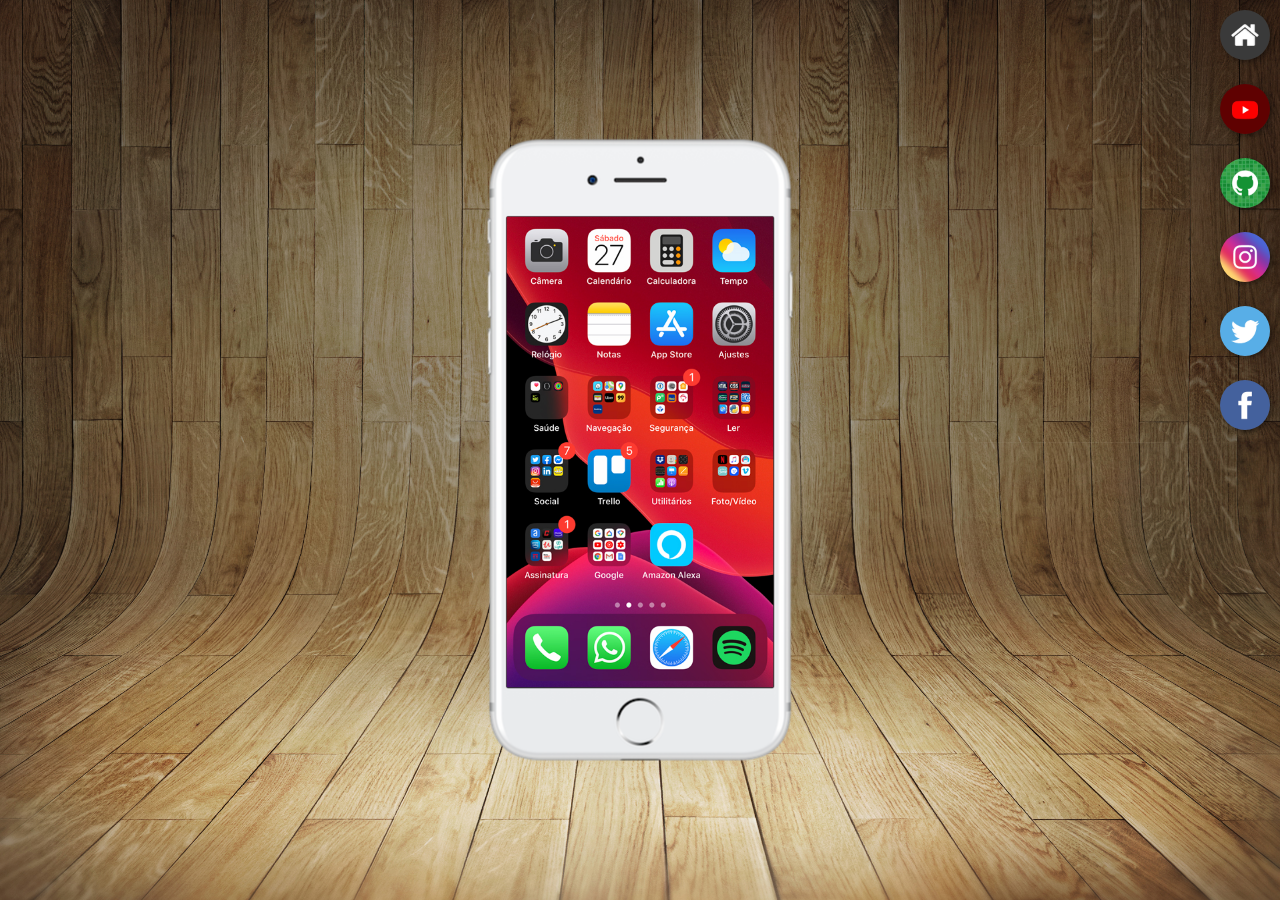
<file: index.html>
<!DOCTYPE html>
<html lang="pt-br">
<head>
    <meta charset="UTF-8">
    <meta name="viewport" content="width=device-width, initial-scale=1.0">
    <title>Document</title>
    <link rel="shortcut icon" href="pacote-d013/favicon.ico" type="image/x-icon">
    <link rel="stylesheet" href="estilos/style.css">
</head>
<body>
    <main>
        <section id="telefone">
            <iframe src="home.html" name="tela" id="tela" frameborder="0">
                <p>Seu navegador não é compativel com inline frame</p>
            </iframe>
        </section>

        <section id="redes">
            <a href="home.html" target="tela"><img src="pacote-d013/imagens/logo-home.jpg" alt="Home"></a> <br> 
            <a href="paginas/youtube.html" target="tela"><img src="pacote-d013/imagens/logo-youtube.jpg" alt="Youtube"></a> <br>
            <a href="paginas/github.html" target="tela"><img src="pacote-d013/imagens/logo-github.jpg" alt="Github"></a> <br>
            <a href="paginas/instagram.html" target="tela"><img src="pacote-d013/imagens/logo-instagram.jpg" alt="Instagram"></a> <br>
            <a href="paginas/twitter.html" target="tela"><img src="pacote-d013/imagens/logo-twitter.jpg" alt="Twitter"></a> <br>
            <a href="paginas/facebook.html" target="tela"><img src="pacote-d013/imagens/logo-facebook.jpg" alt="Facebook"></a> <br>
        </section>
    </main>
</body>
</html>
</file>
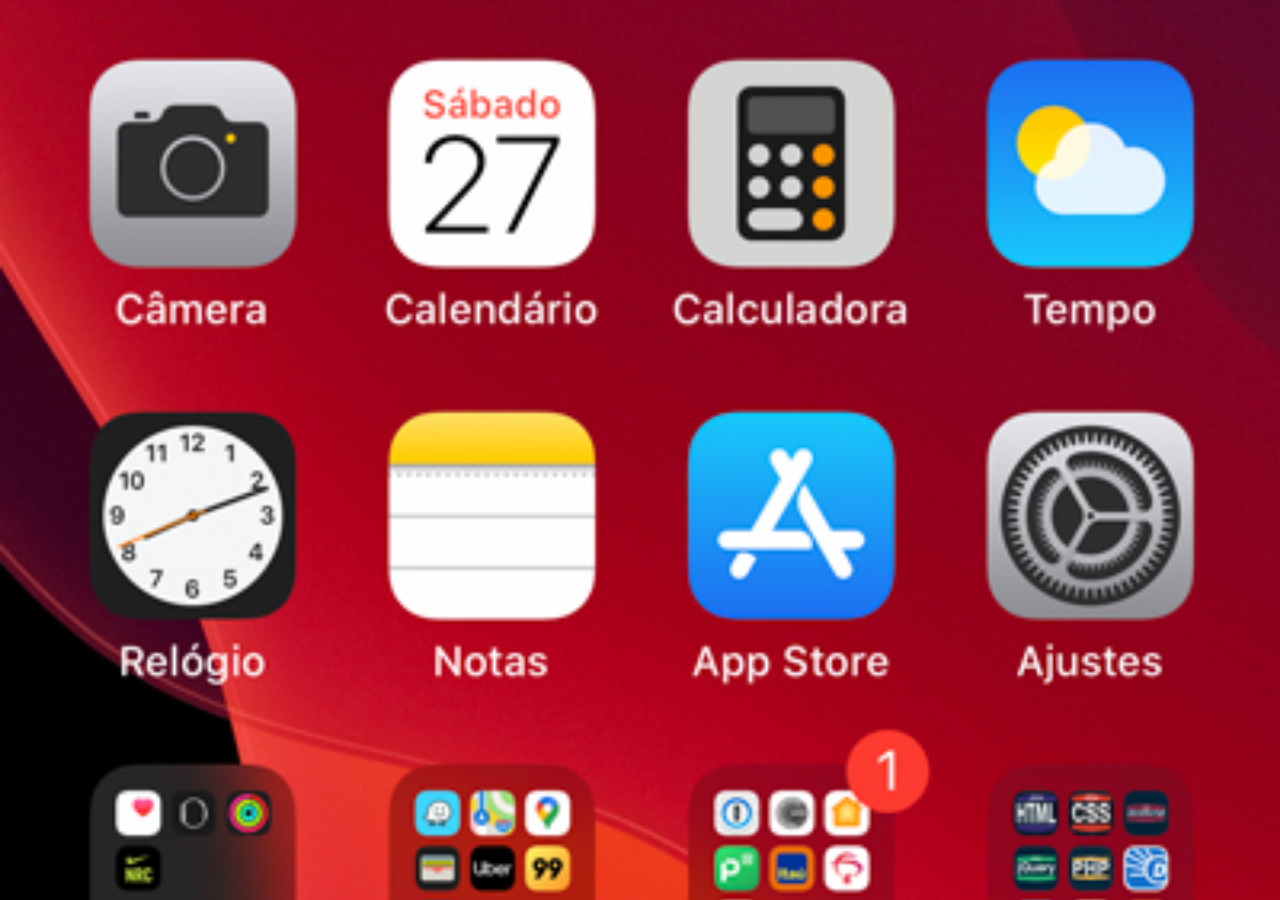
<file: home.html>
<!DOCTYPE html>
<html lang="en">
<head>
    <meta charset="UTF-8">
    <meta name="viewport" content="width=device-width, initial-scale=1.0">
    <title>Document</title>
    <style>
        *{
            margin: 0px;
            padding: 0px;
        }
        body{
            width: 100vw;
            height: 100vh;
            background: black url(pacote-d013/imagens/tela-home.jpg) no-repeat top center;
            background-size: cover;

        }
    </style>
</head>
<body>
    
</body>
</html>
</file>
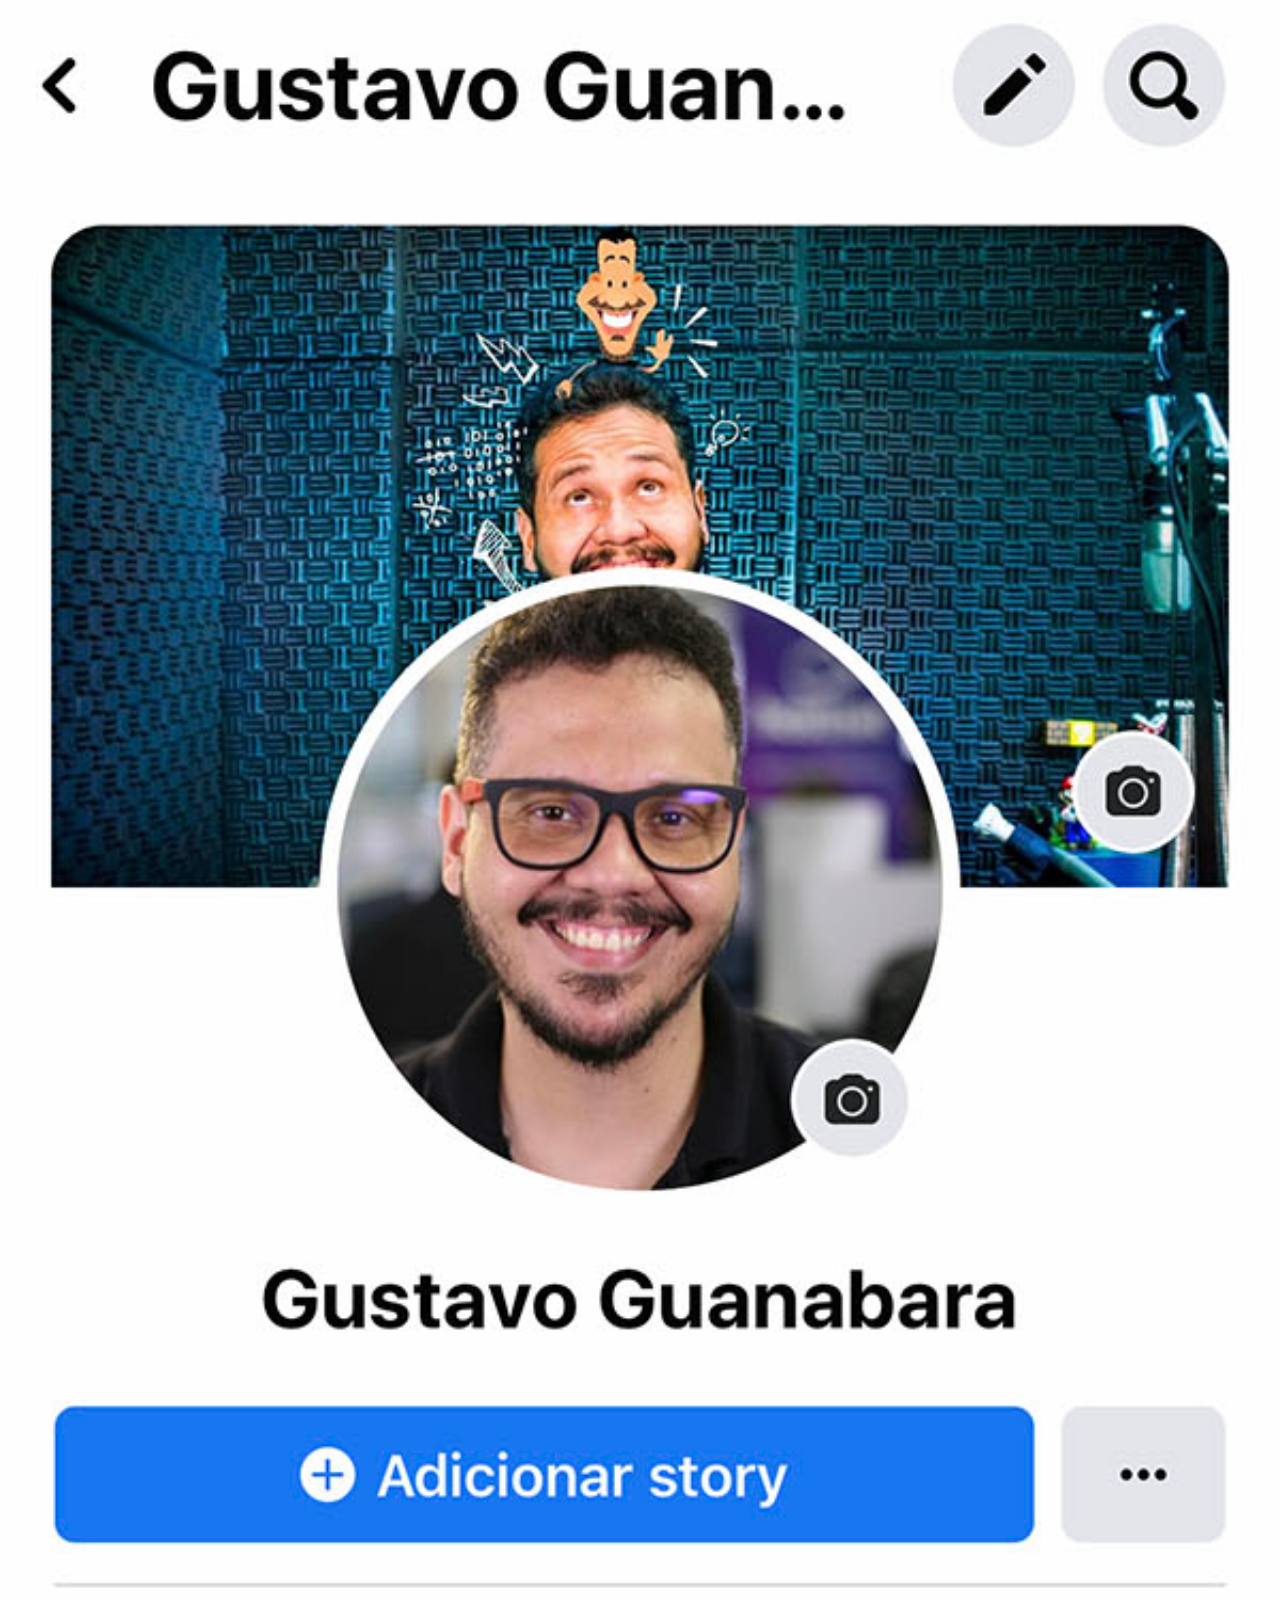
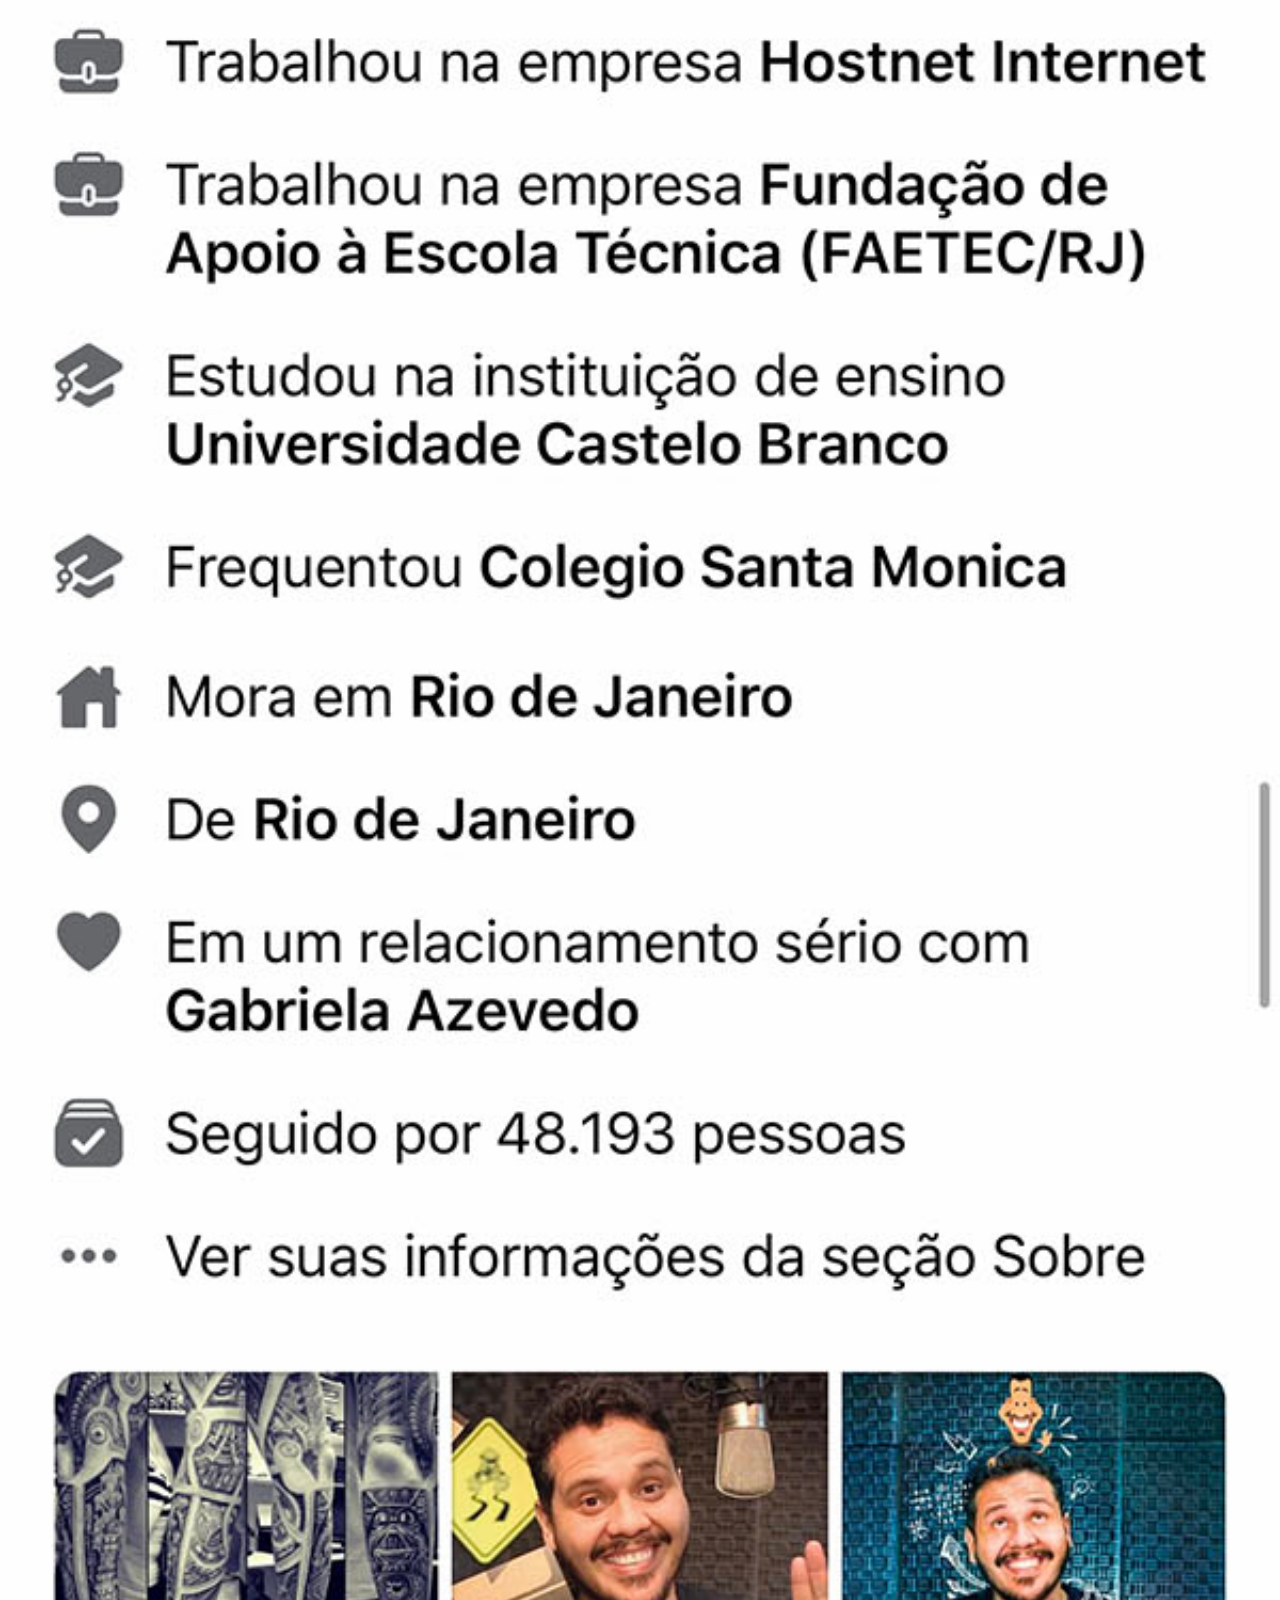
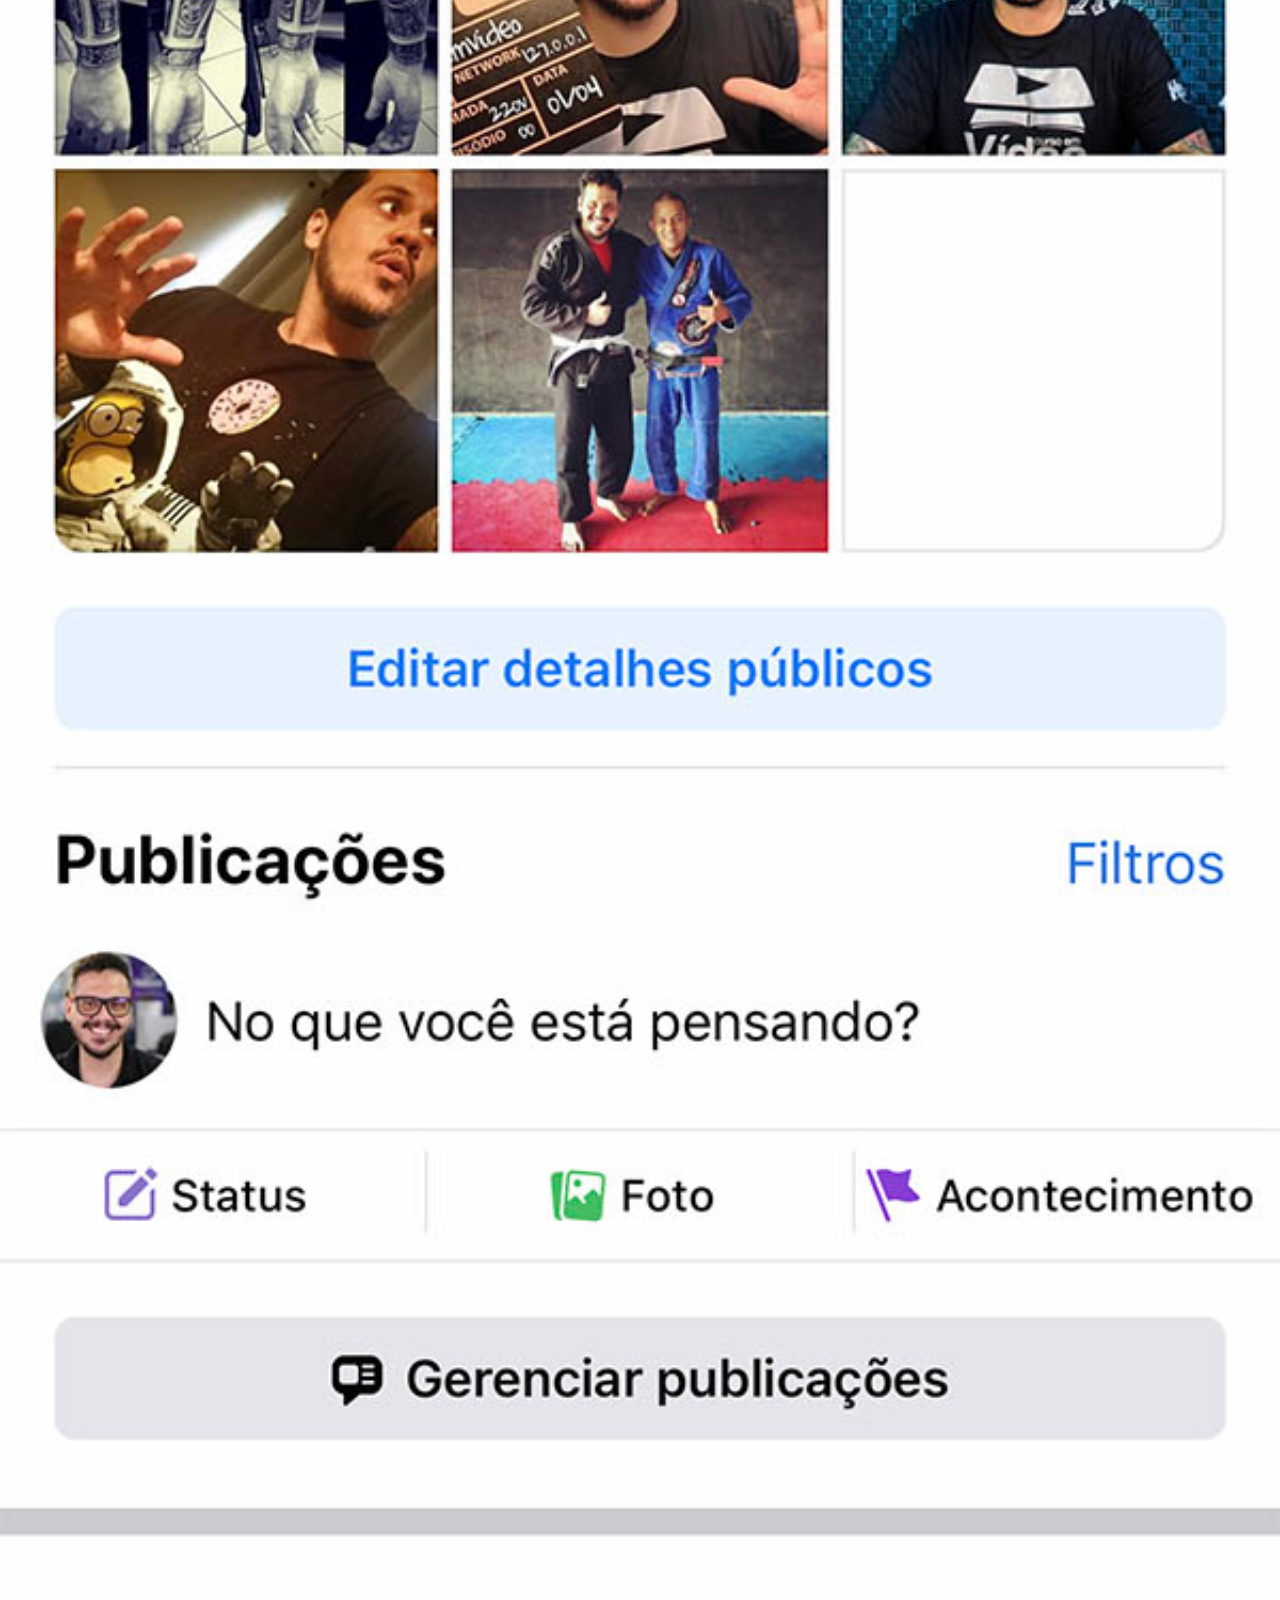
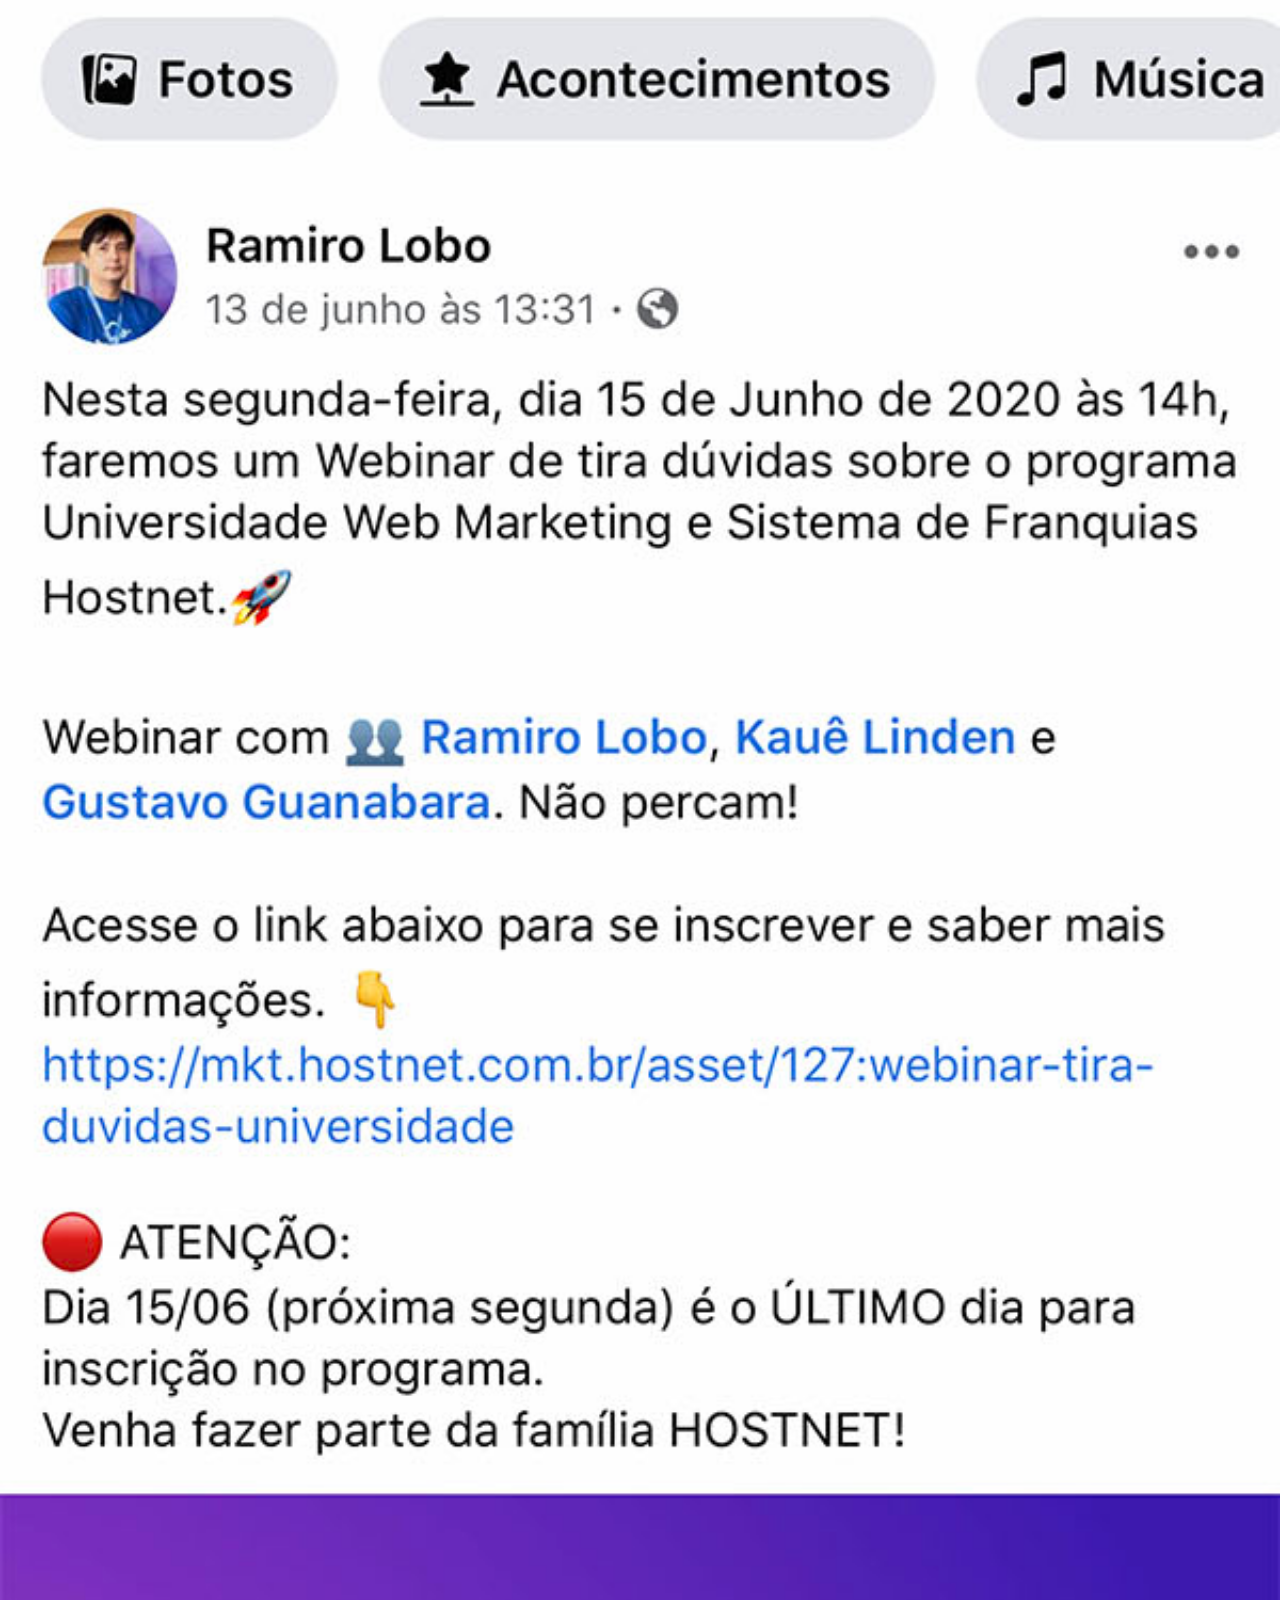
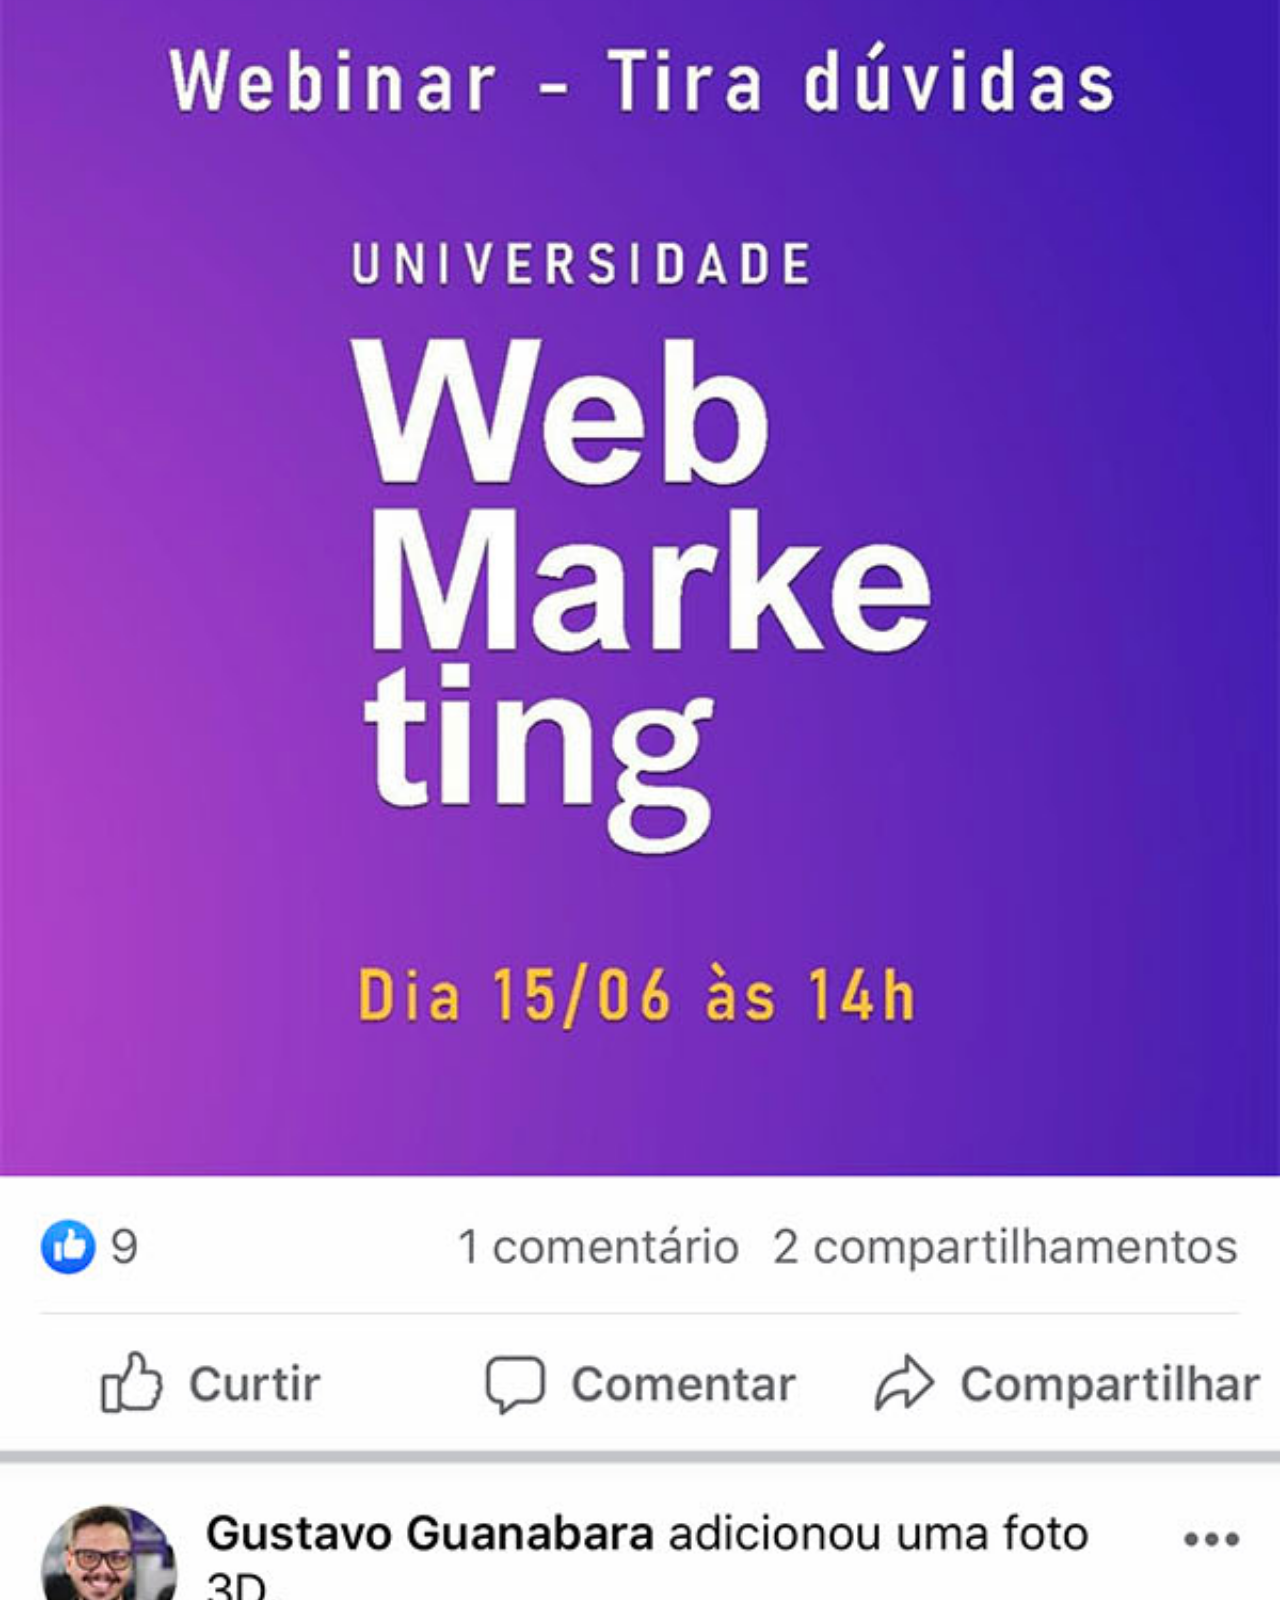
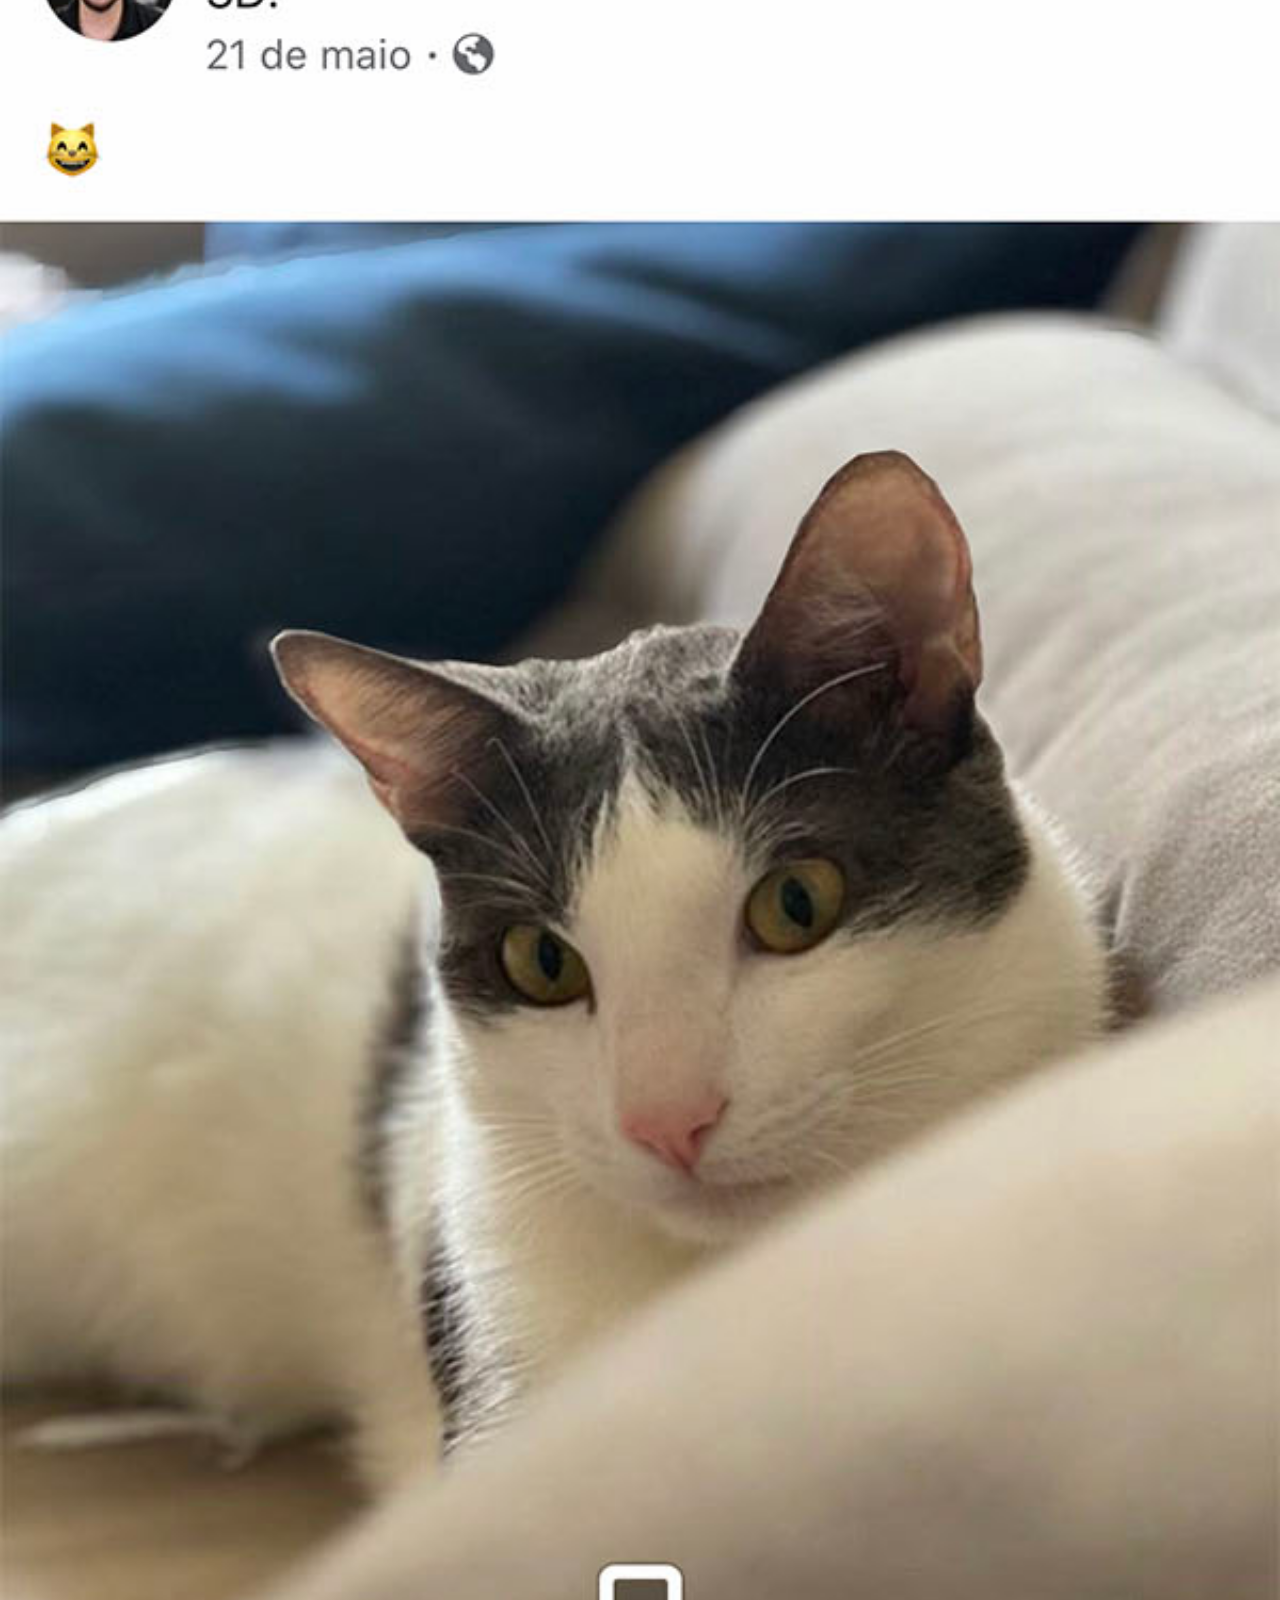
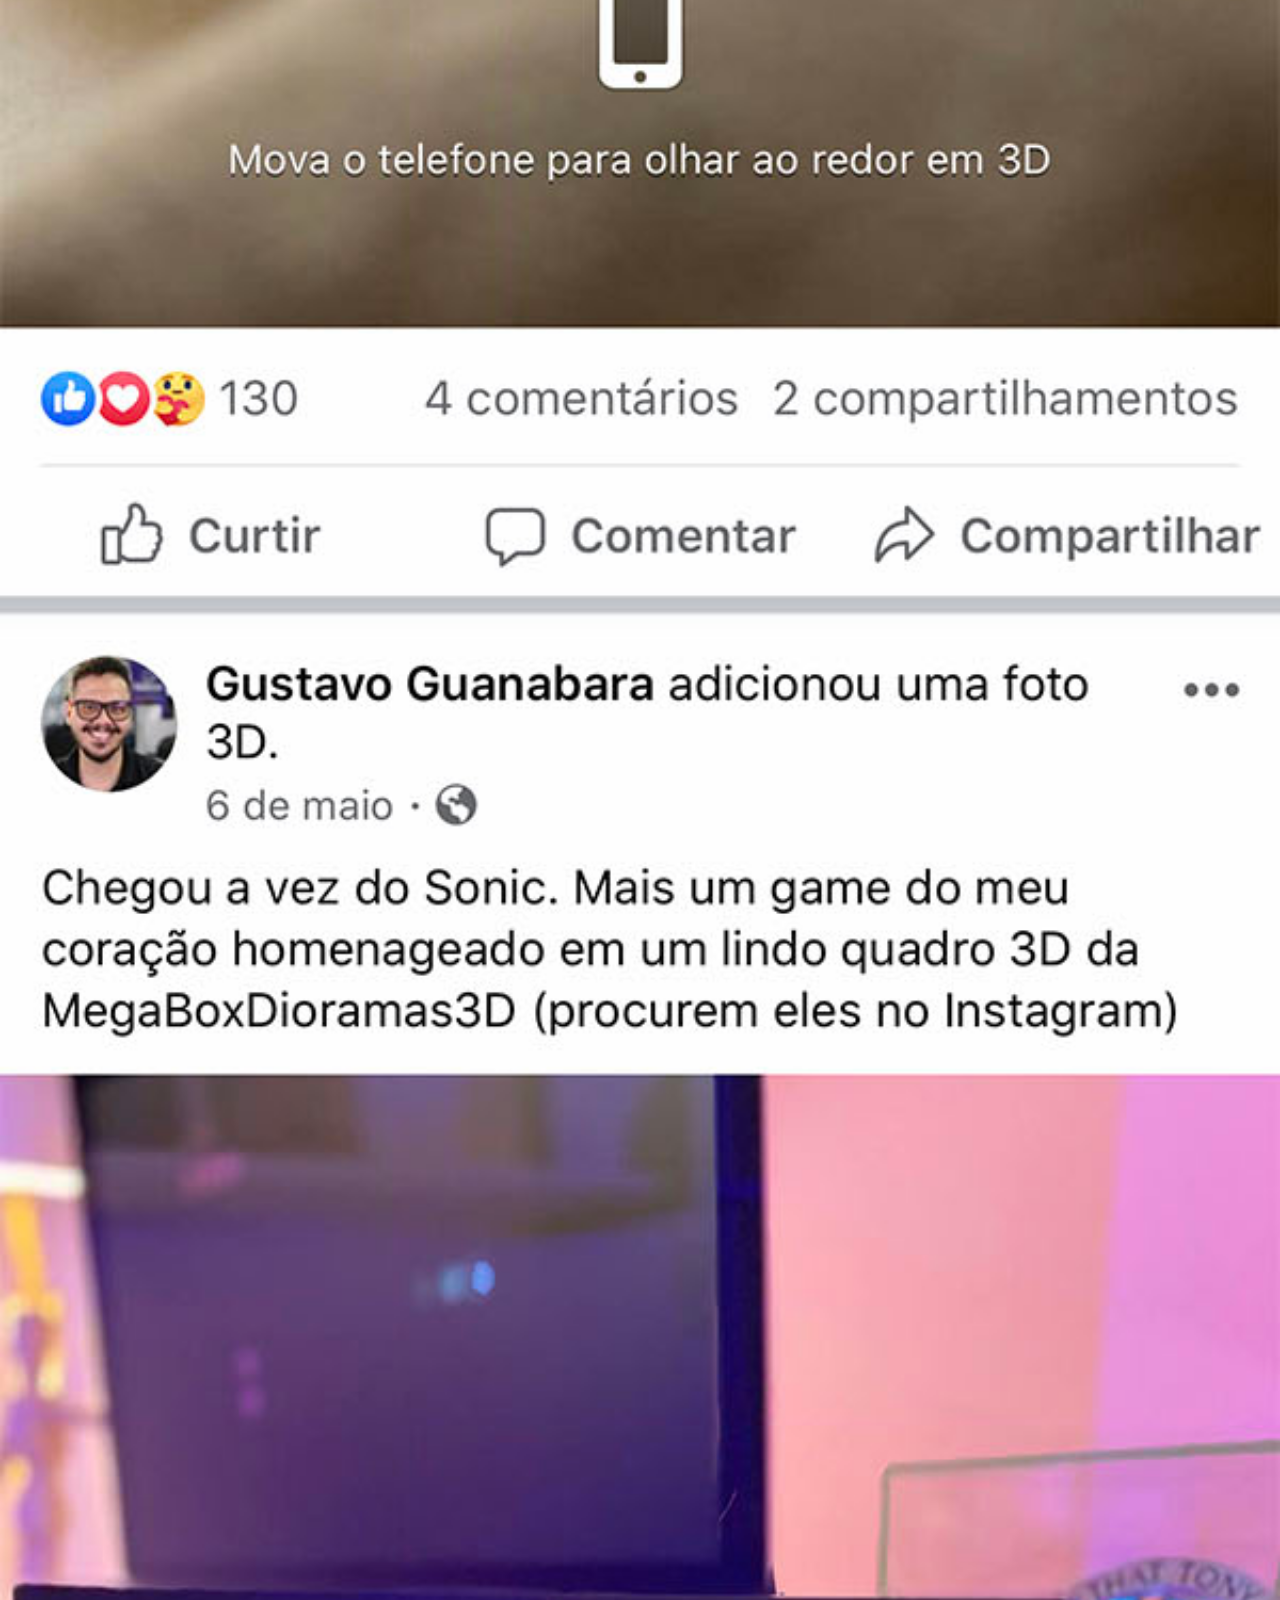
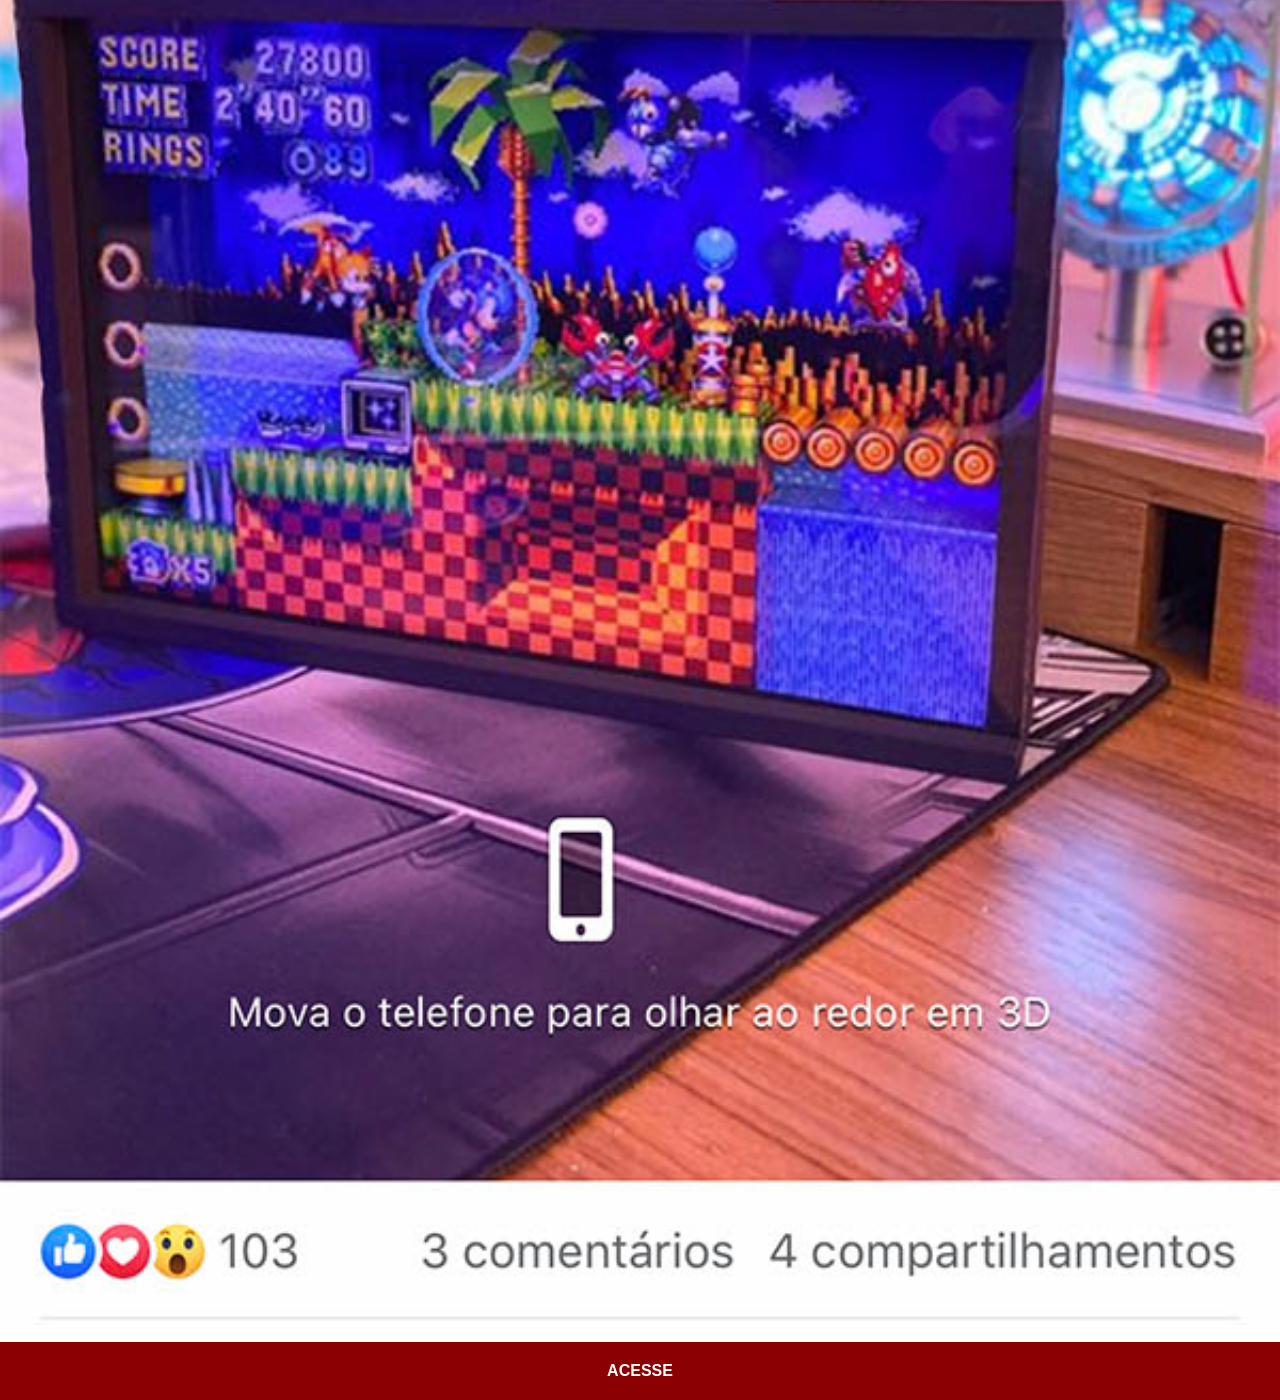
<file: paginas/facebook.html>
<!DOCTYPE html>
<html lang="pt-br">
<head>
    <meta charset="UTF-8">
    <meta name="viewport" content="width=device-width, initial-scale=1.0">
    <title>Document</title>

    <link rel="stylesheet" href="../estilos/social.css">
</head>
<body>
    <img src="../pacote-d013/imagens/tela-facebook.jpg" alt="Facebook">
    <a href="https://www.facebook.com/gustavoguanabara/?locale=pt_PT" target="_blank">ACESSE</a>
</body>
</html>
</file>
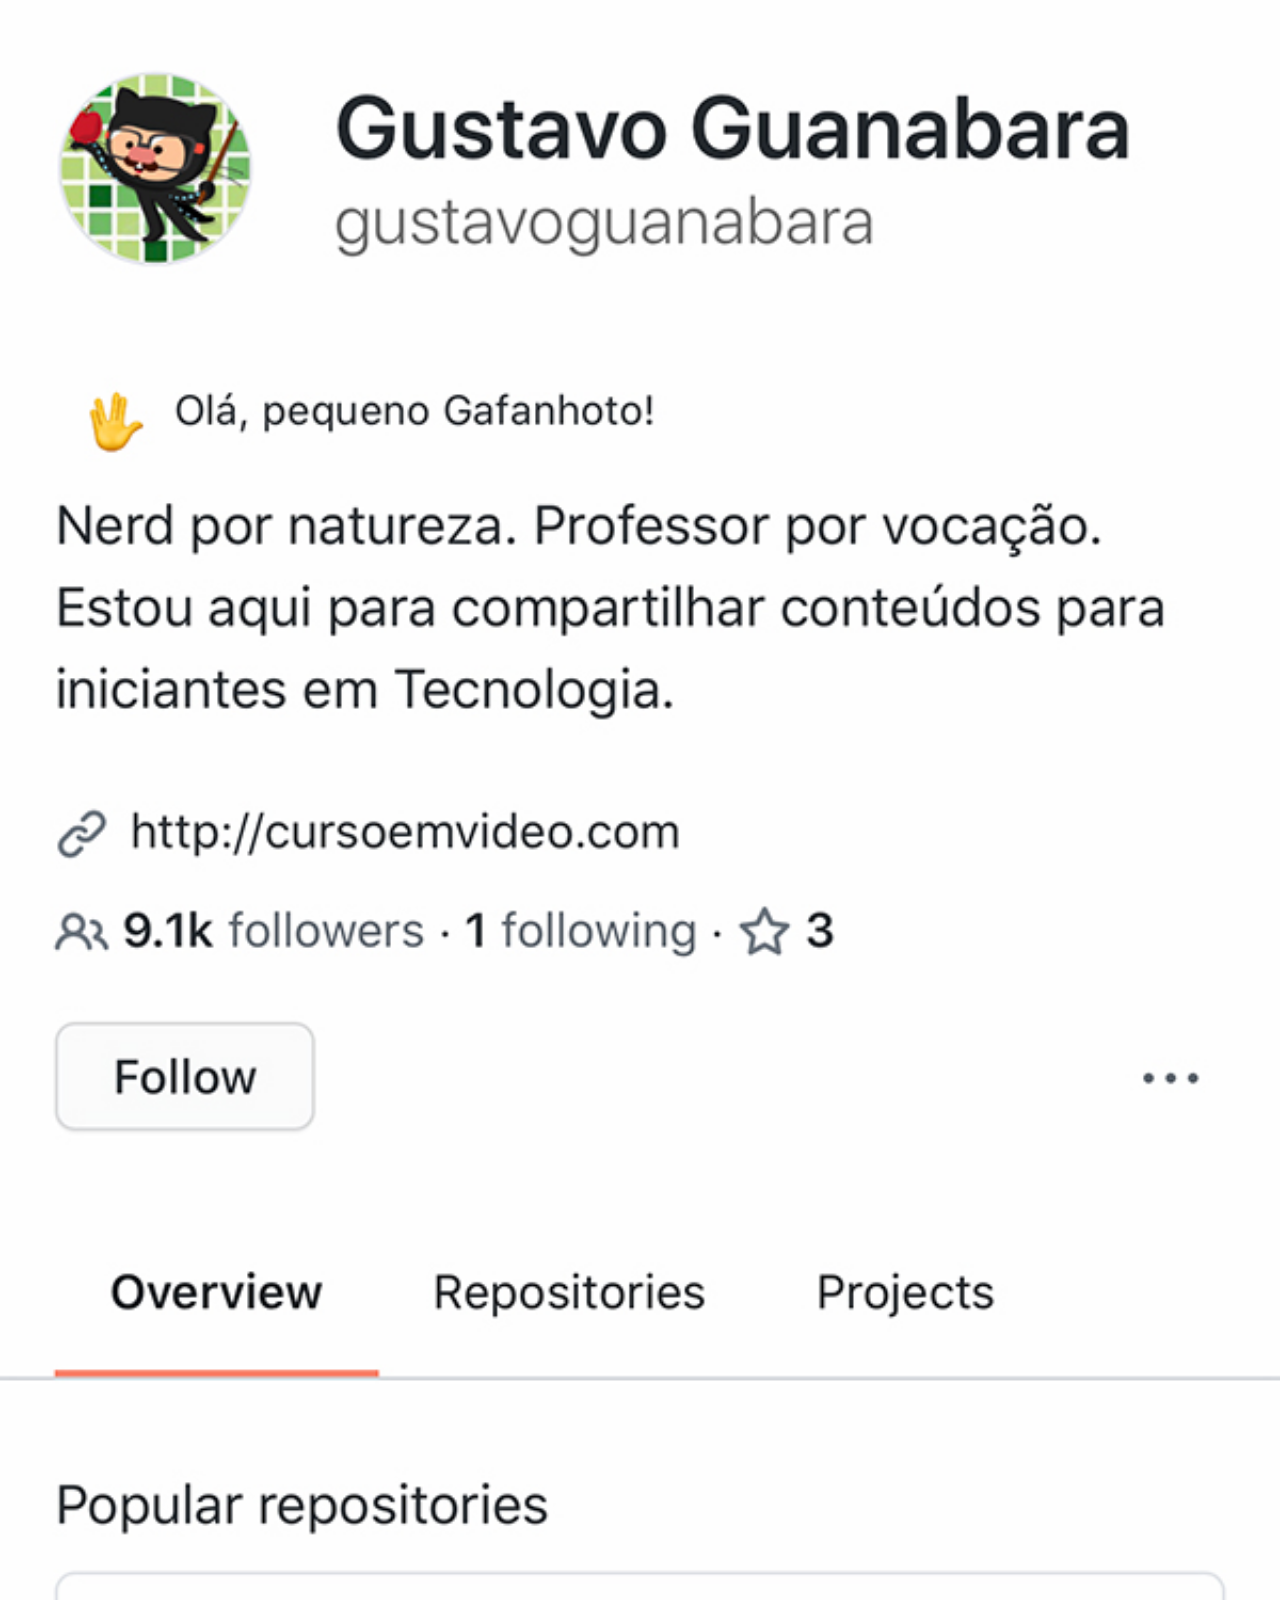
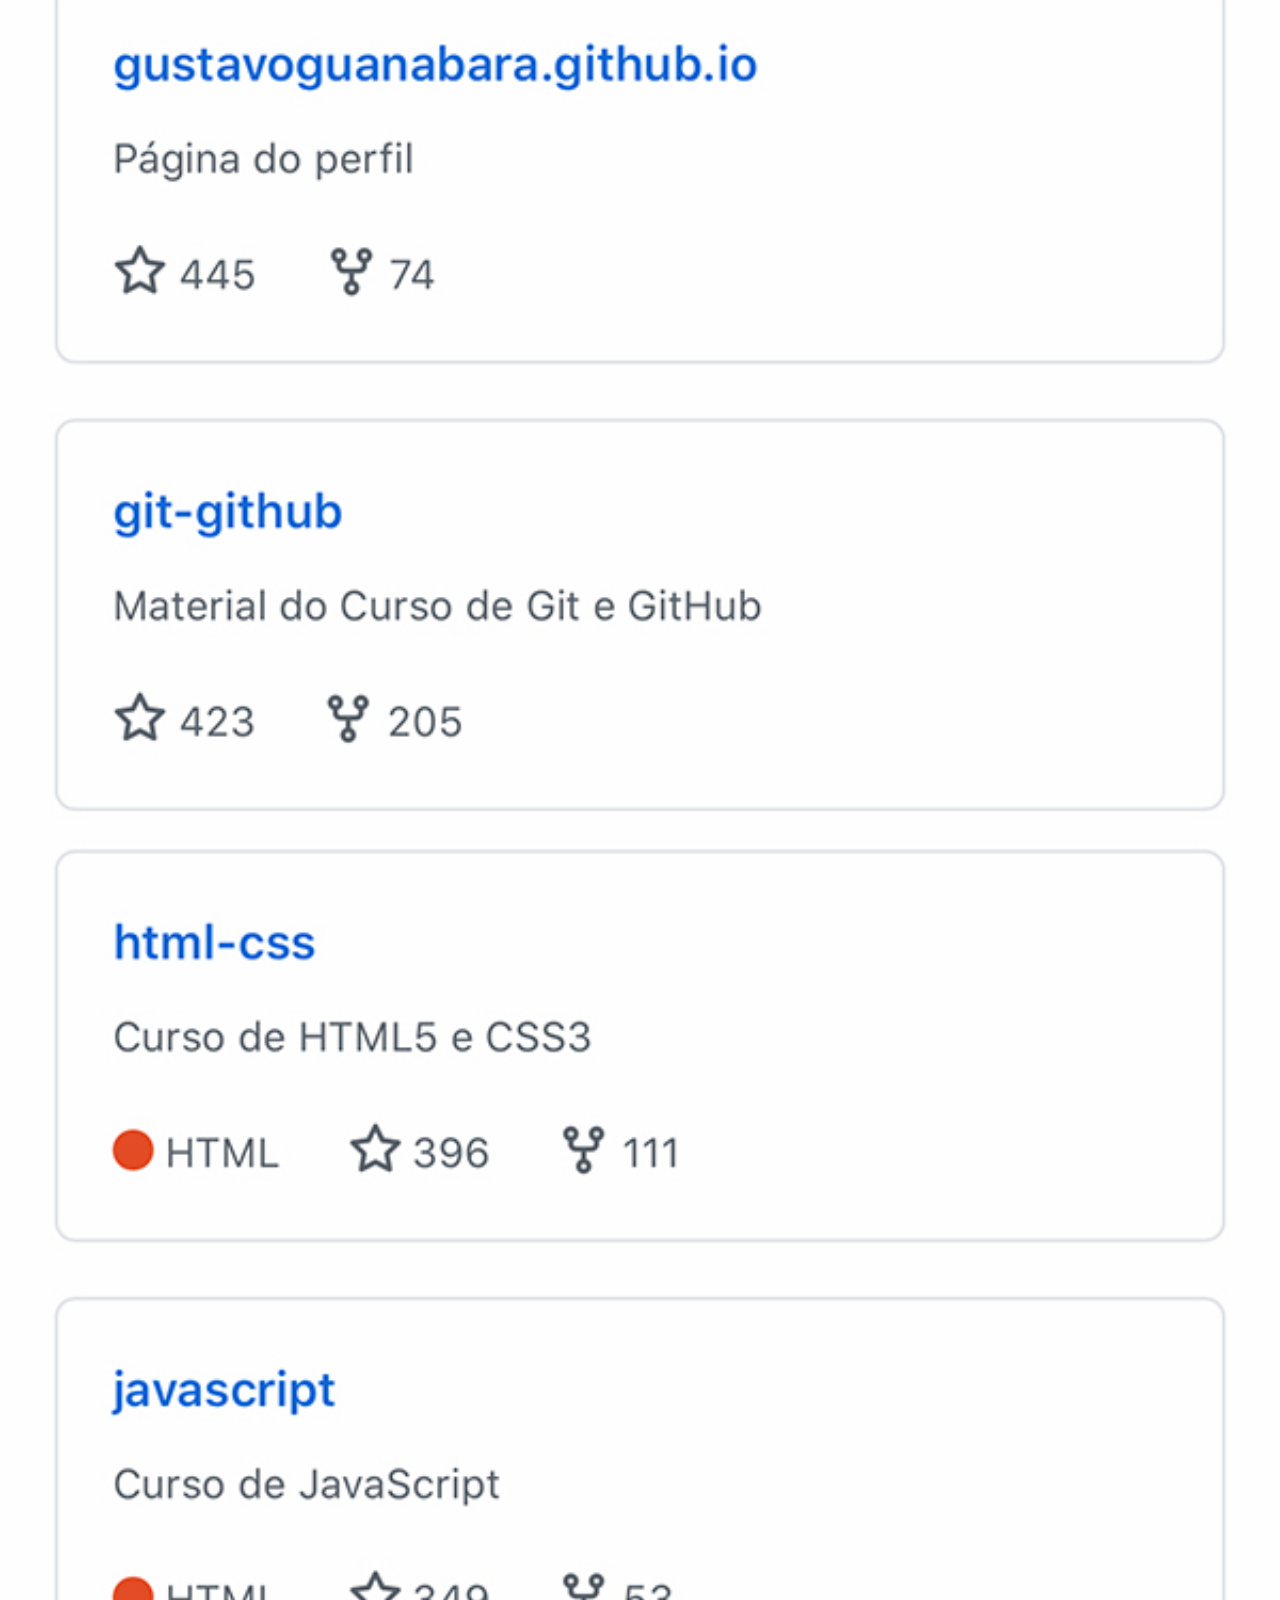
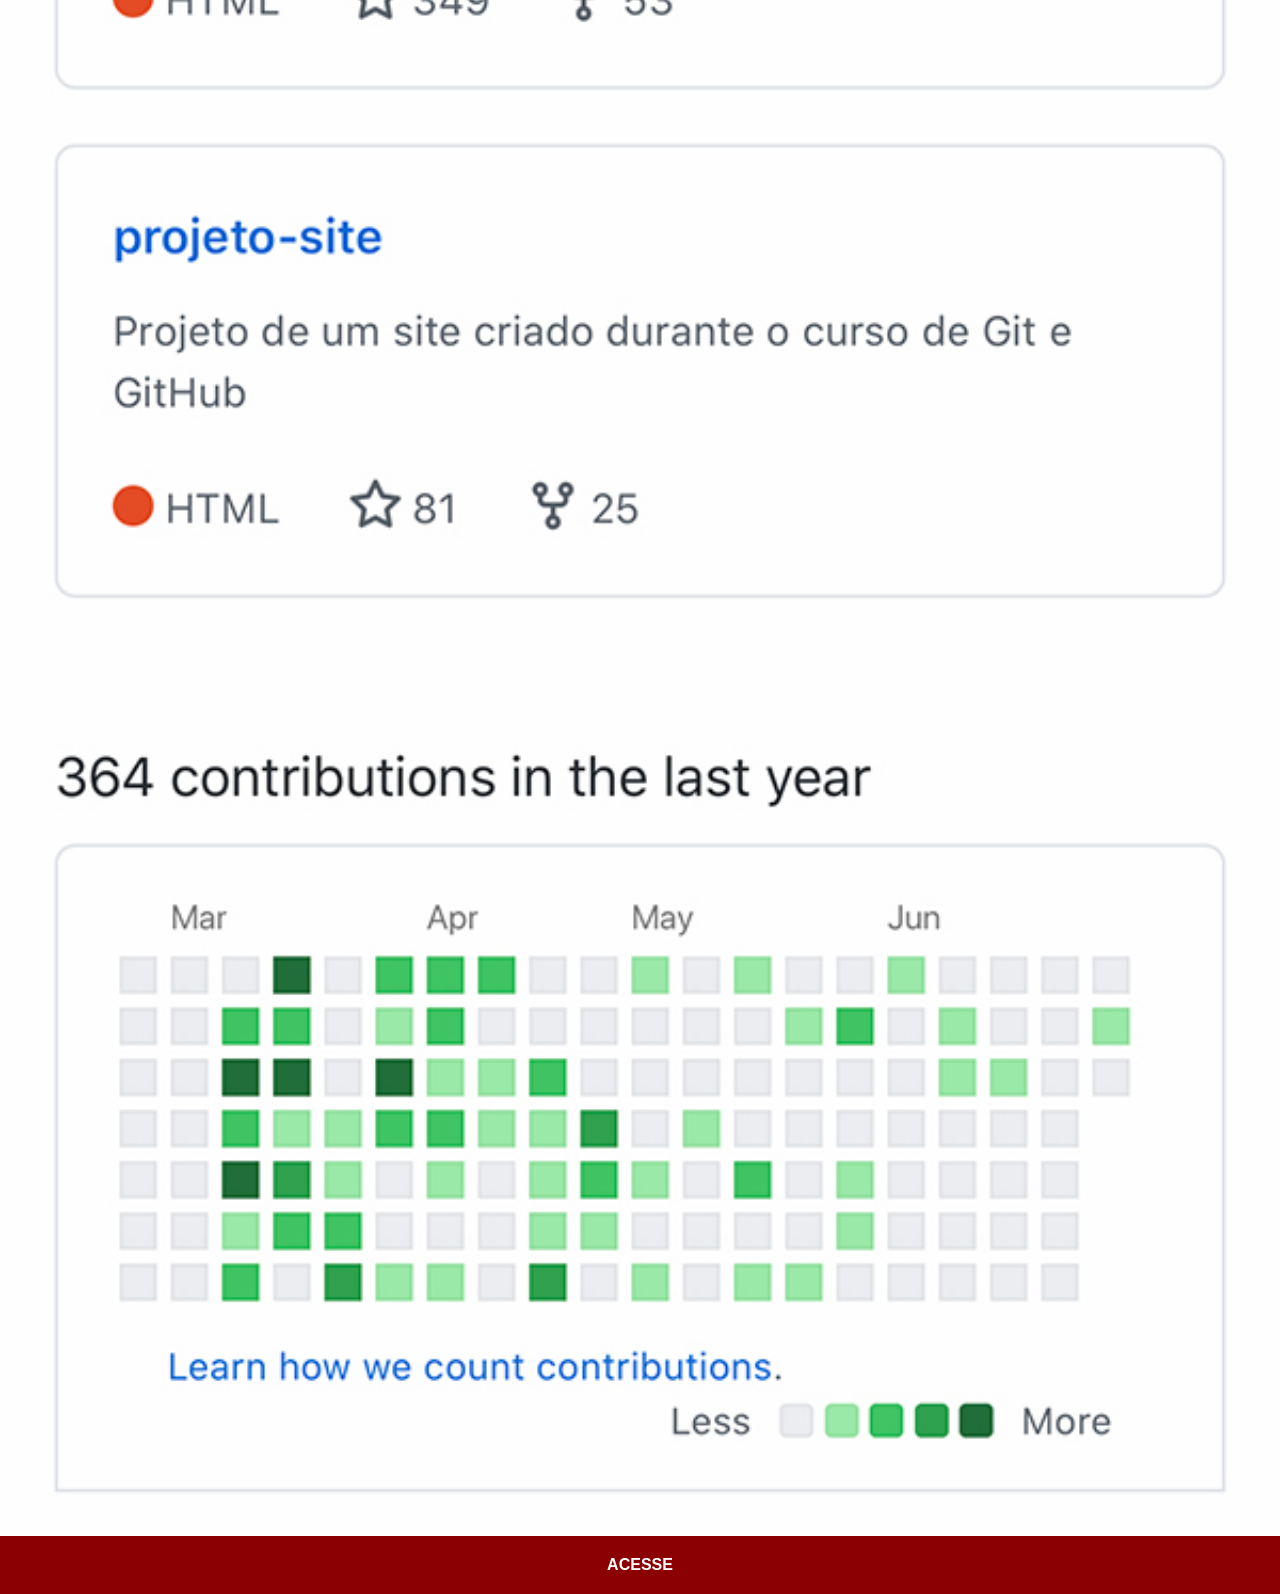
<file: paginas/github.html>
<!DOCTYPE html>
<html lang="pt-br">
<head>
    <meta charset="UTF-8">
    <meta name="viewport" content="width=device-width, initial-scale=1.0">
    <title>Document</title>

    <link rel="stylesheet" href="../estilos/social.css">
</head>
<body>
    <img src="../pacote-d013/imagens/tela-github.jpg" alt="Github">
    <a href="https://github.com/gustavoguanabara" target="_blank">ACESSE</a>
</body>
</html>
</file>
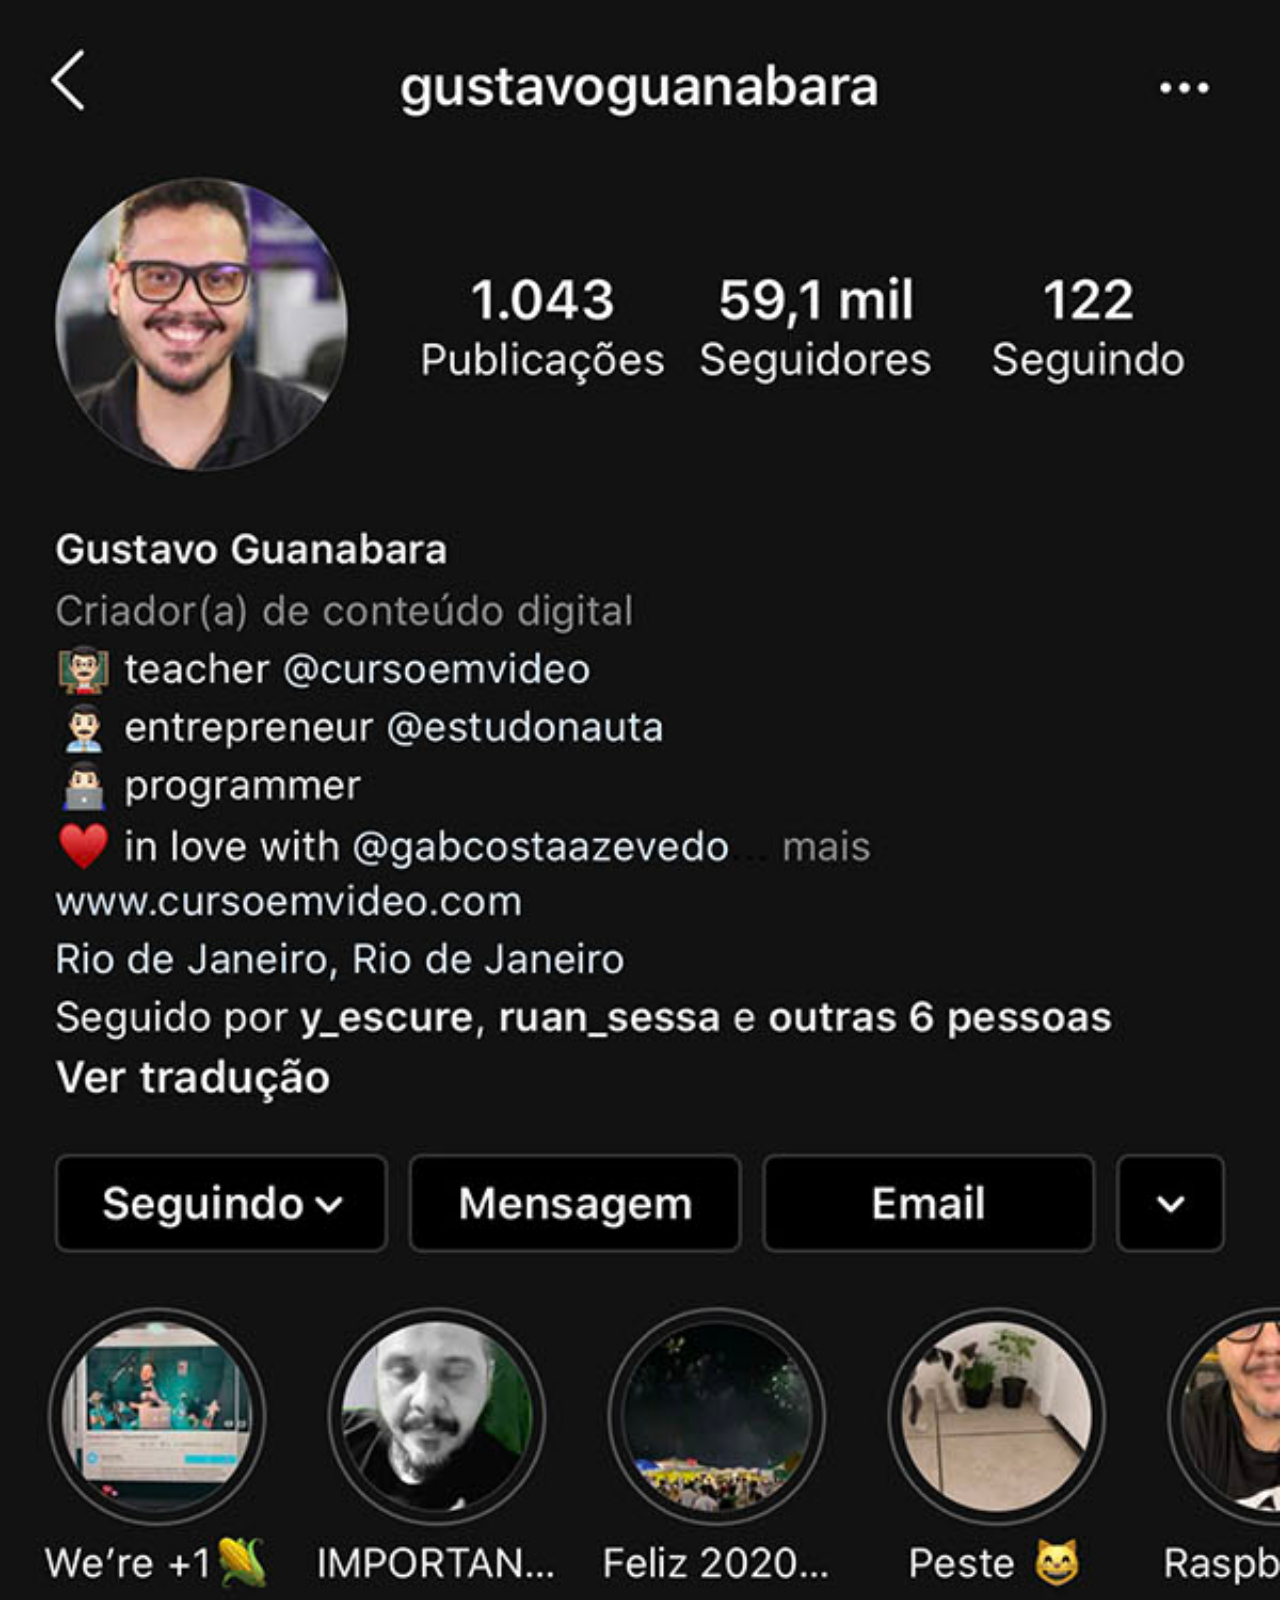
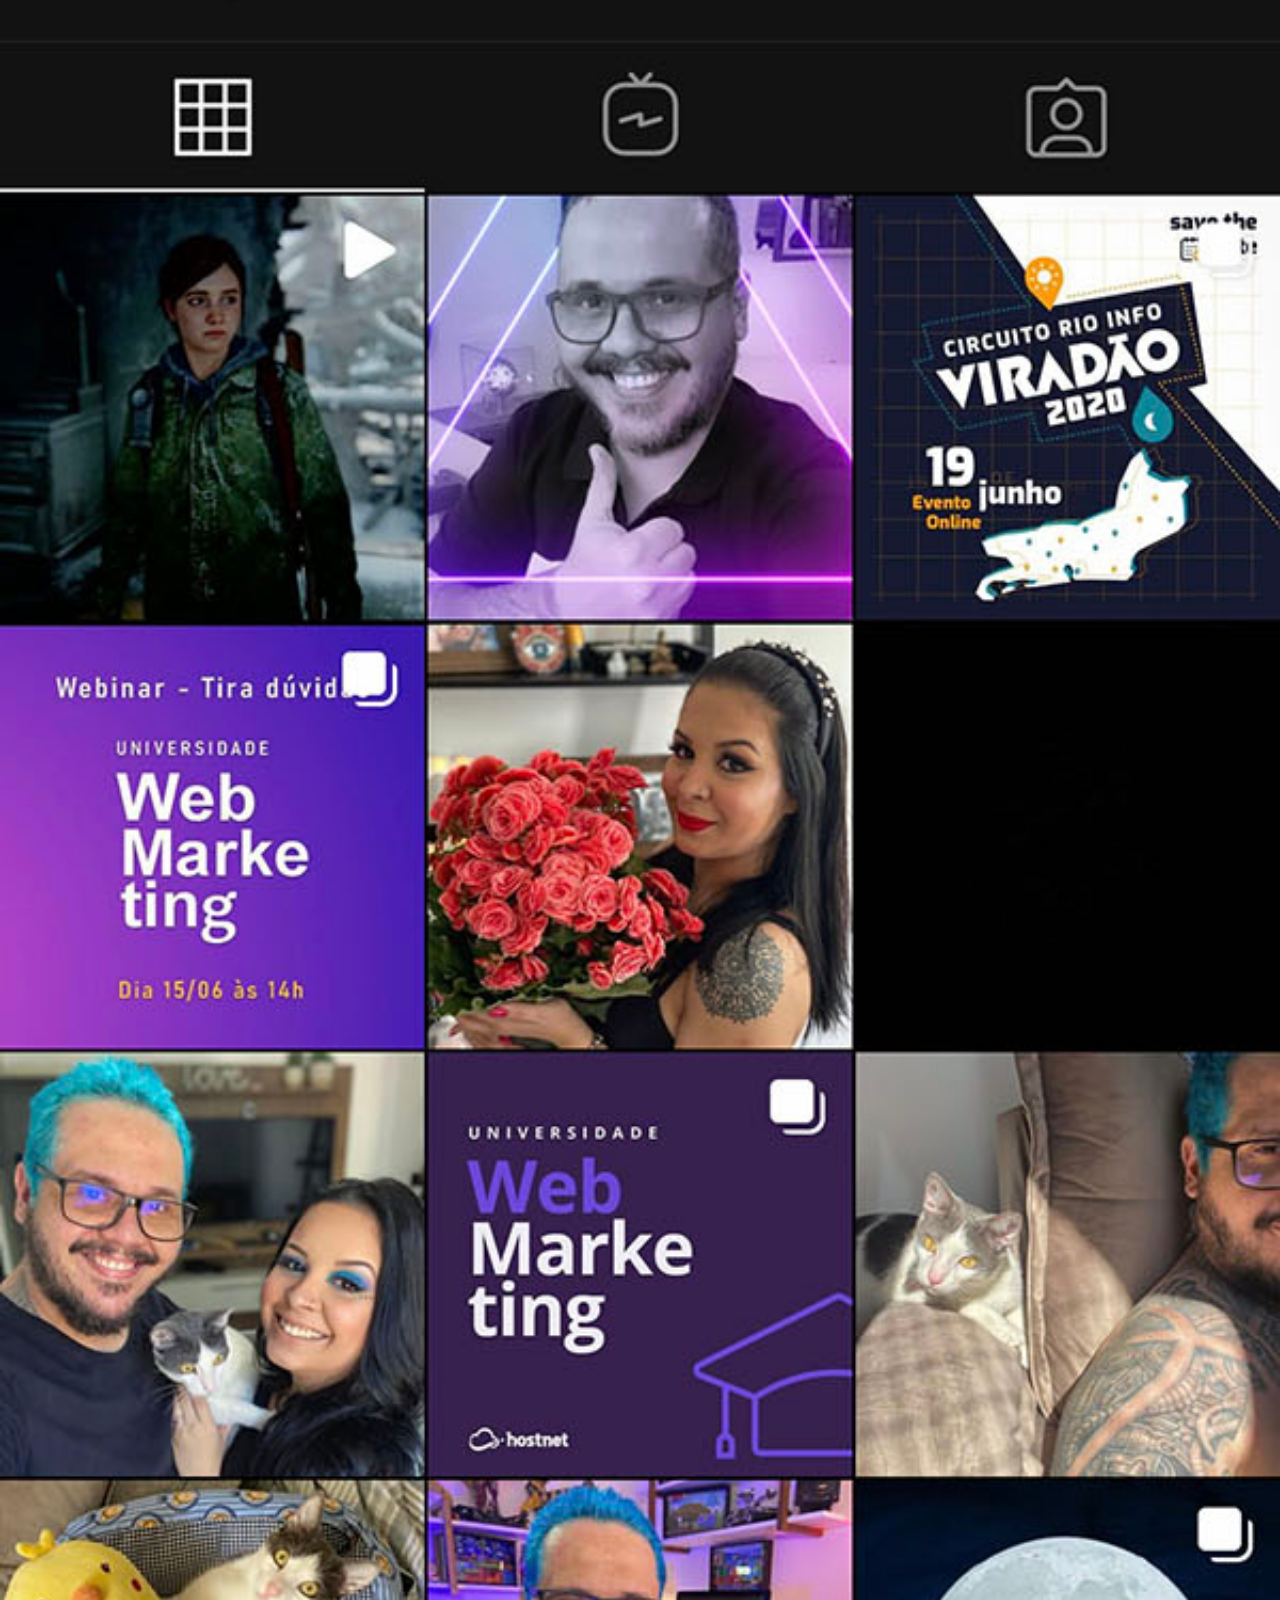
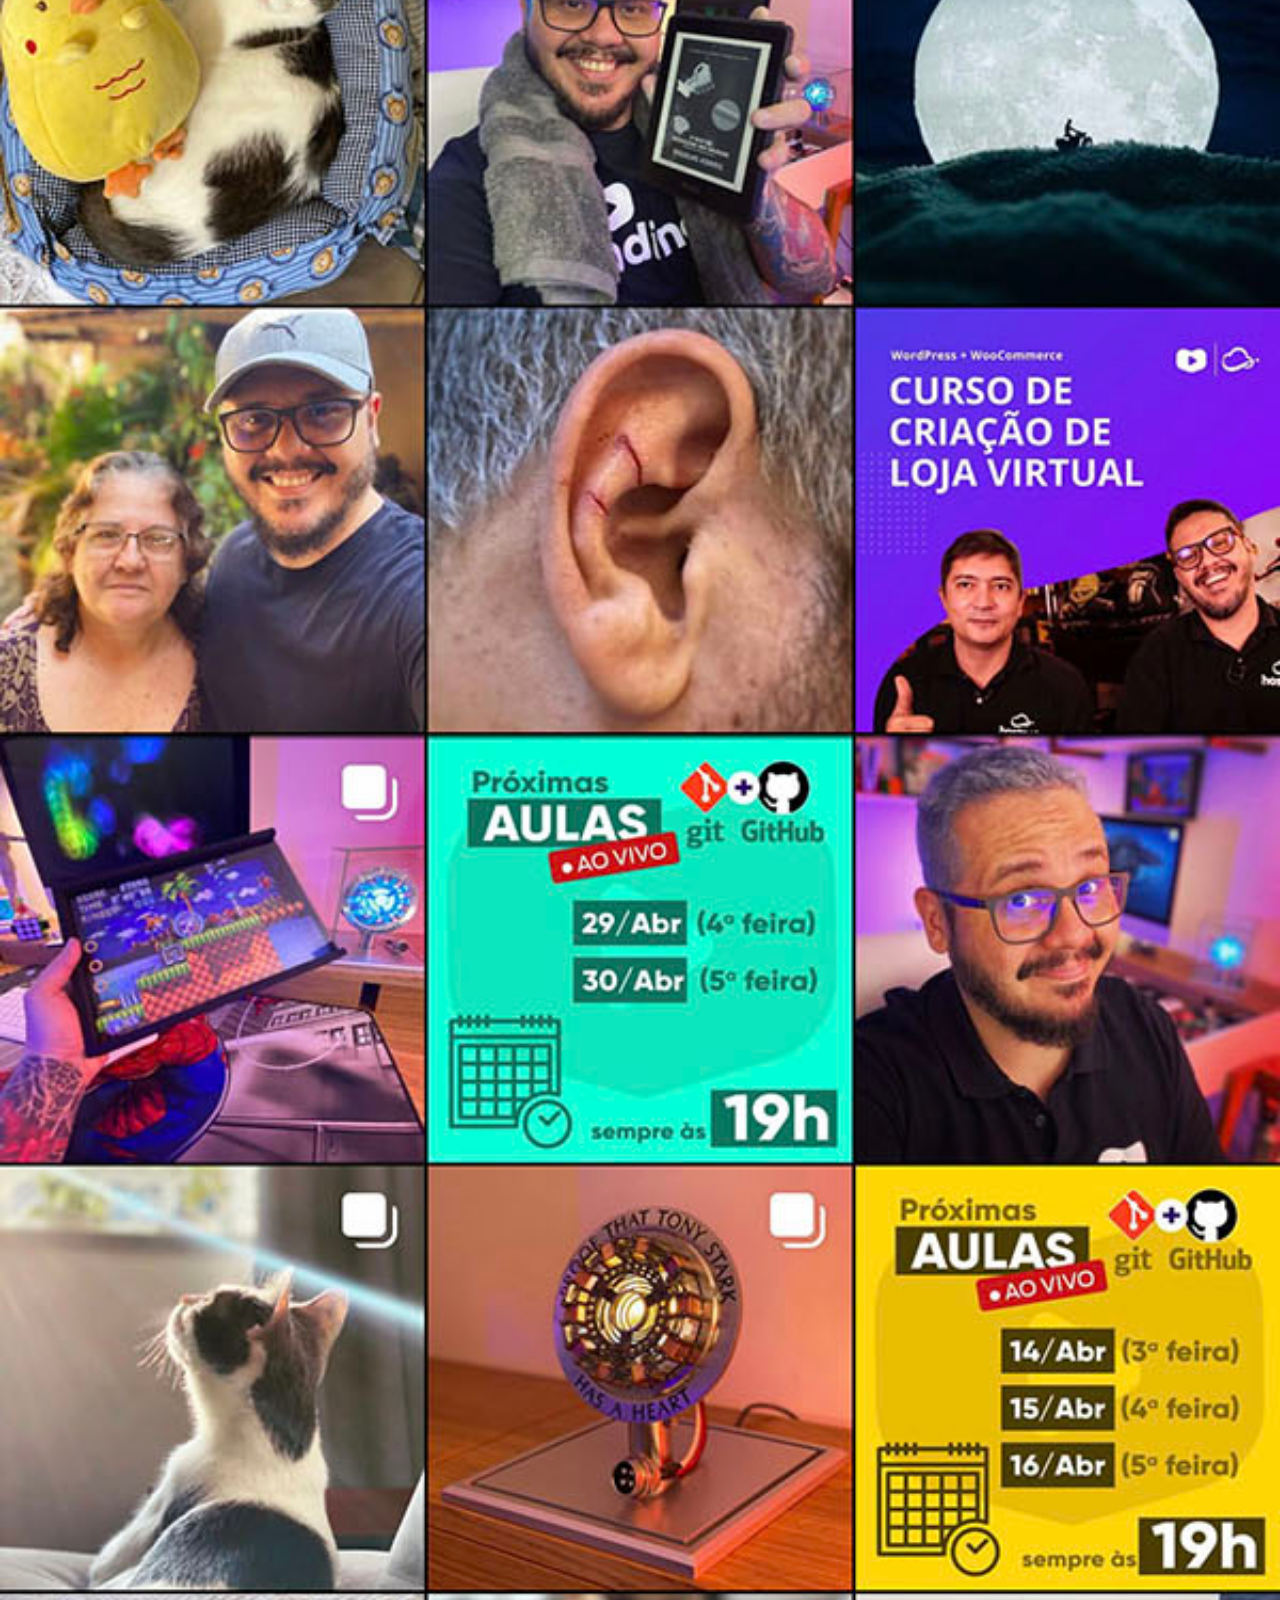
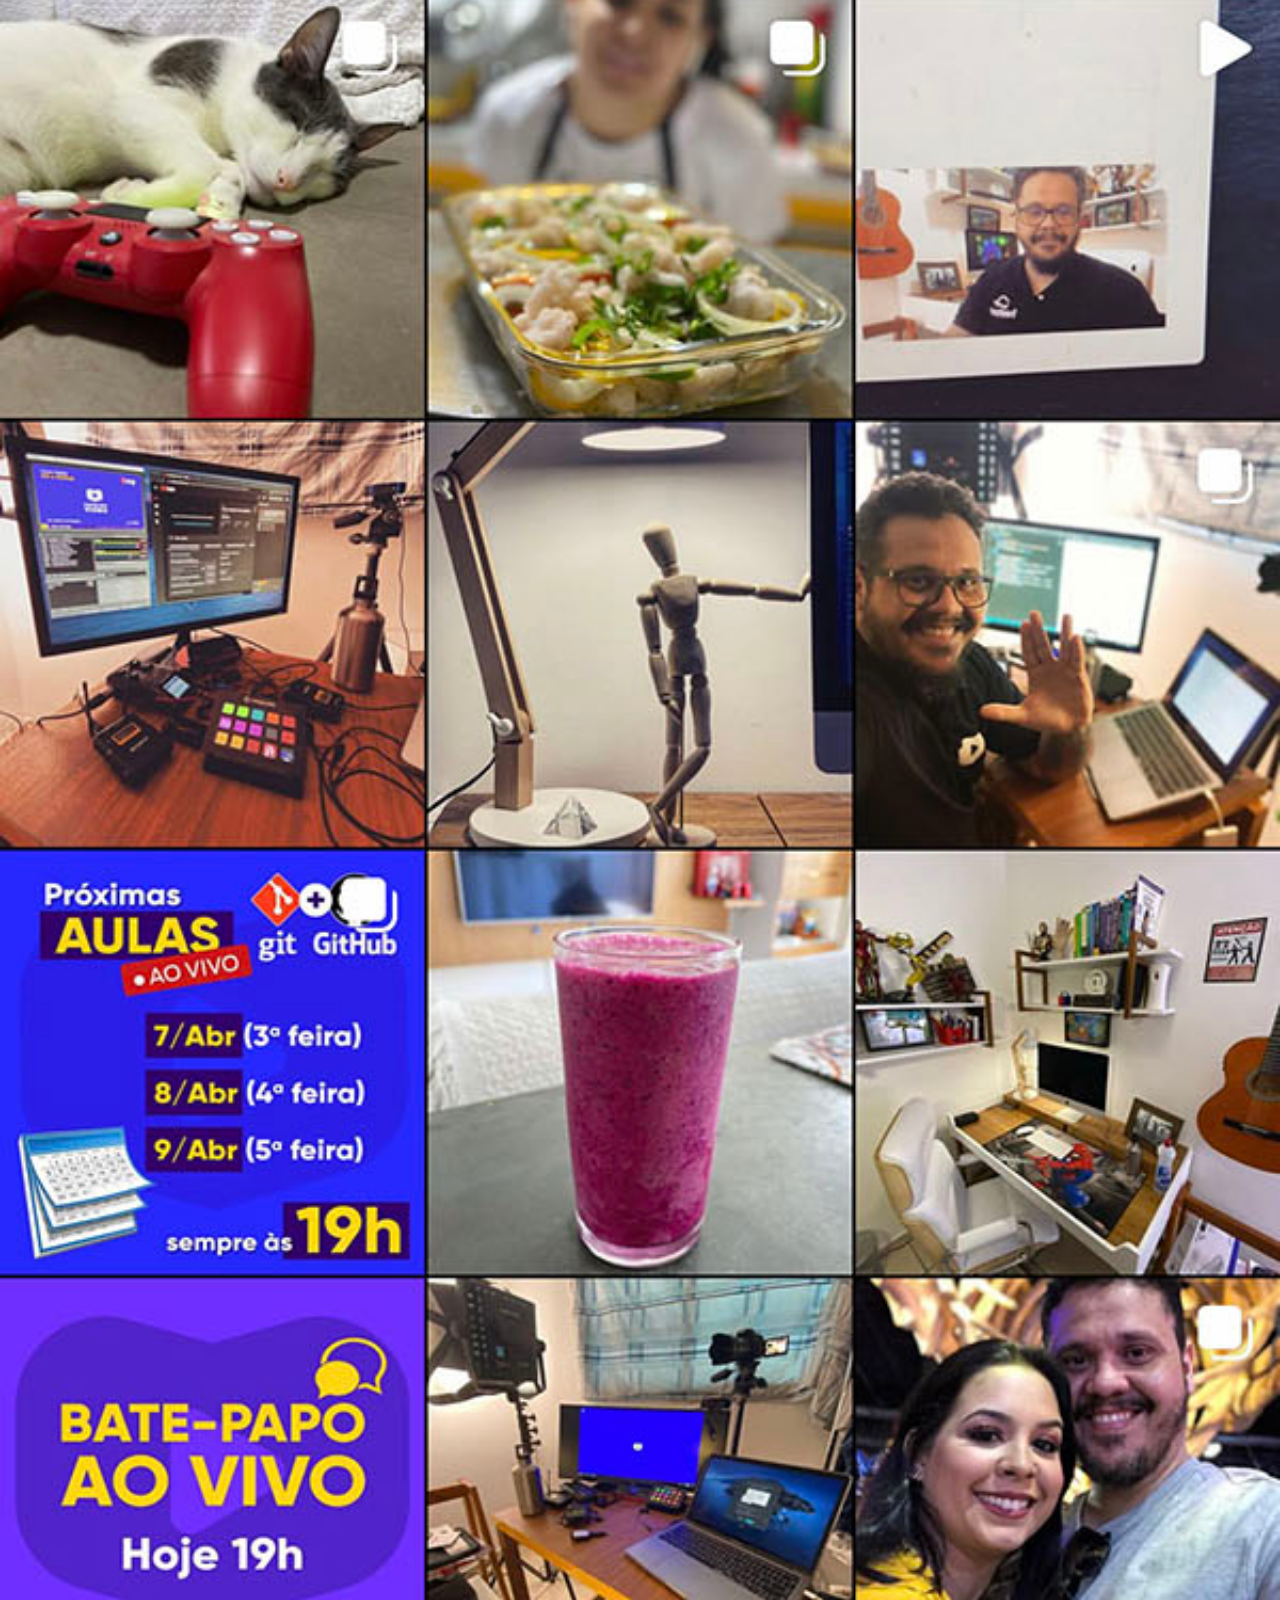
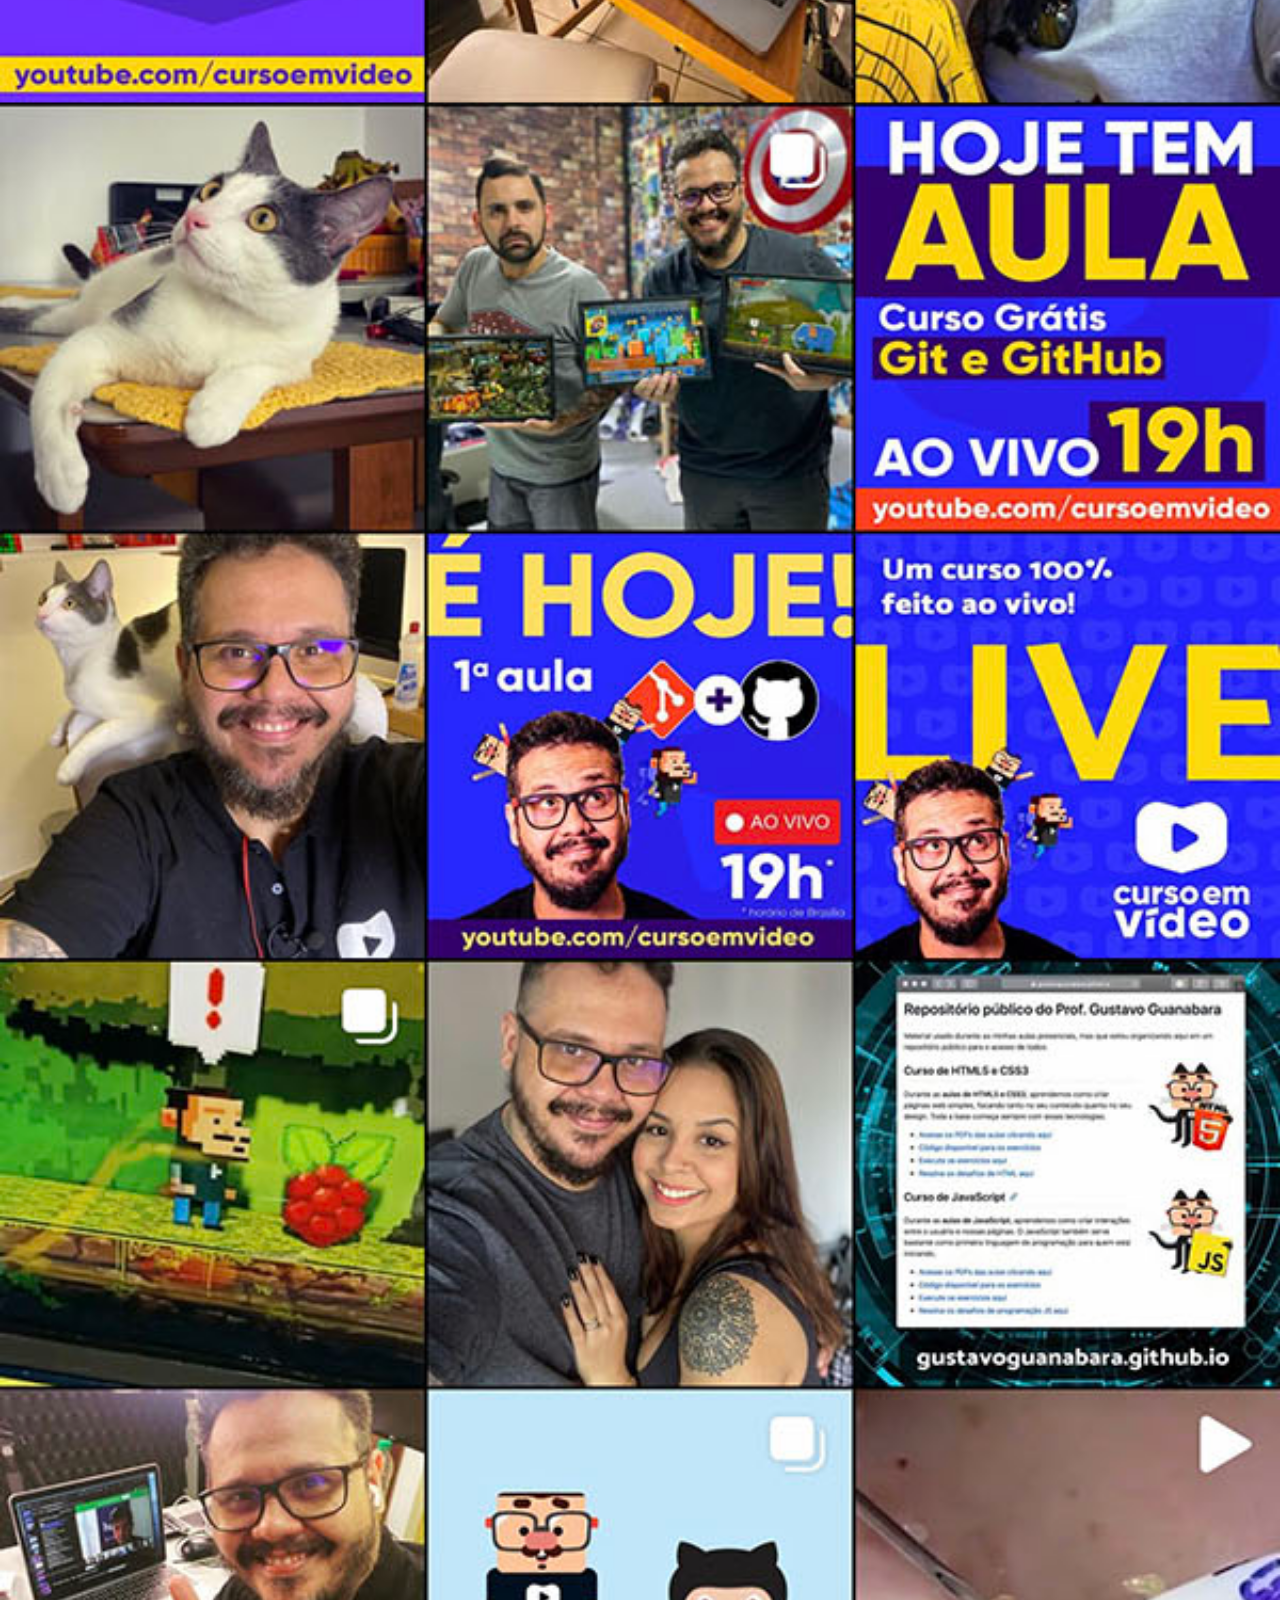
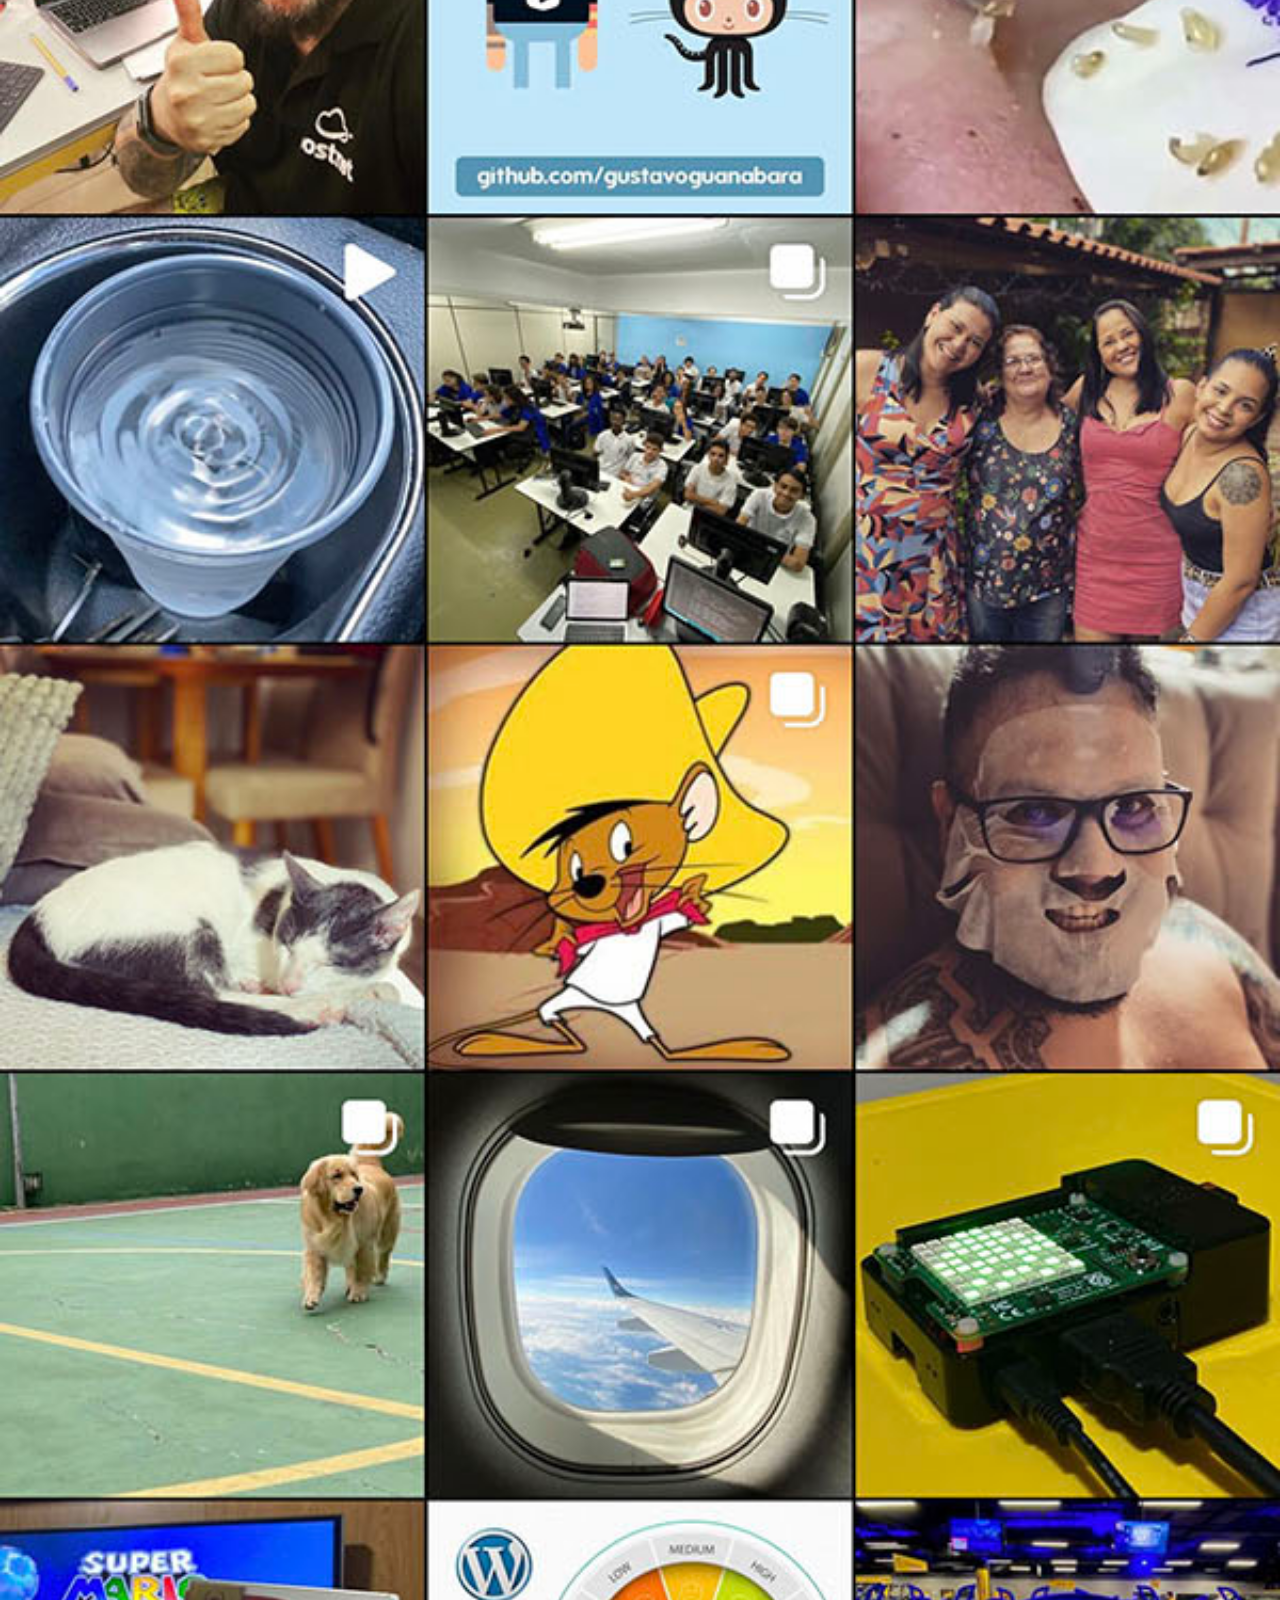
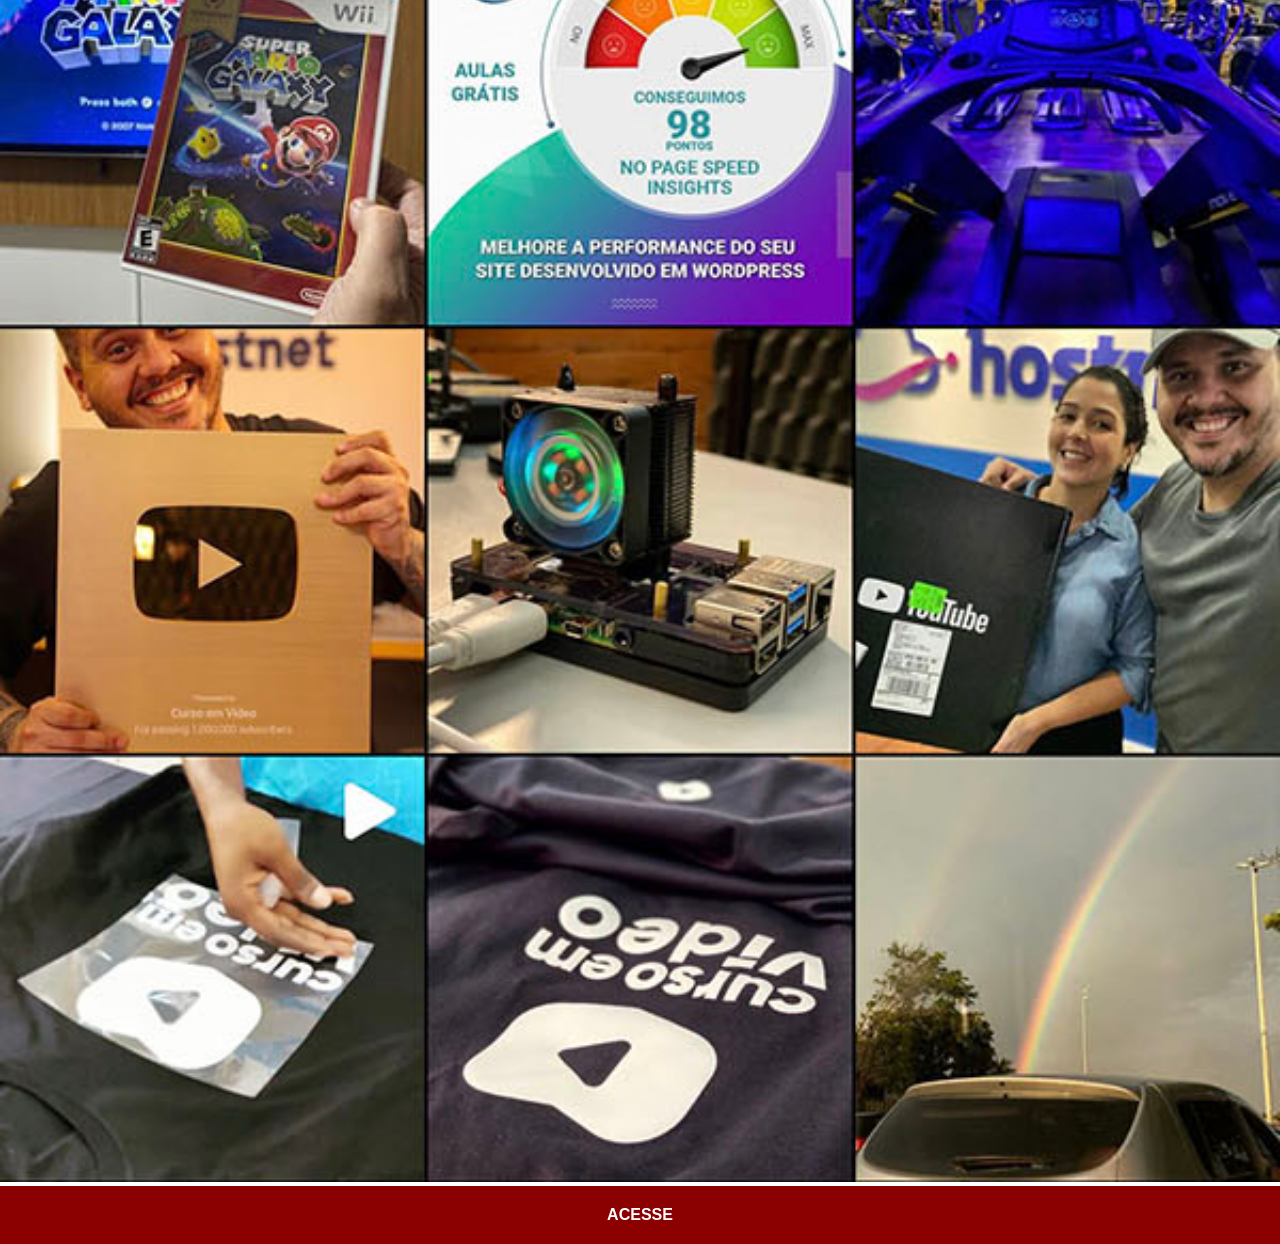
<file: paginas/instagram.html>
<!DOCTYPE html>
<html lang="pt-br">
<head>
    <meta charset="UTF-8">
    <meta name="viewport" content="width=device-width, initial-scale=1.0">
    <title>Document</title>

    <link rel="stylesheet" href="../estilos/social.css">
</head>
<body>
    <img src="../pacote-d013/imagens/tela-instagram.jpg" alt="Instagram">
    <a href="https://www.instagram.com/gustavoguanabara/" target="_blank">ACESSE</a>
</body>
</html>
</file>
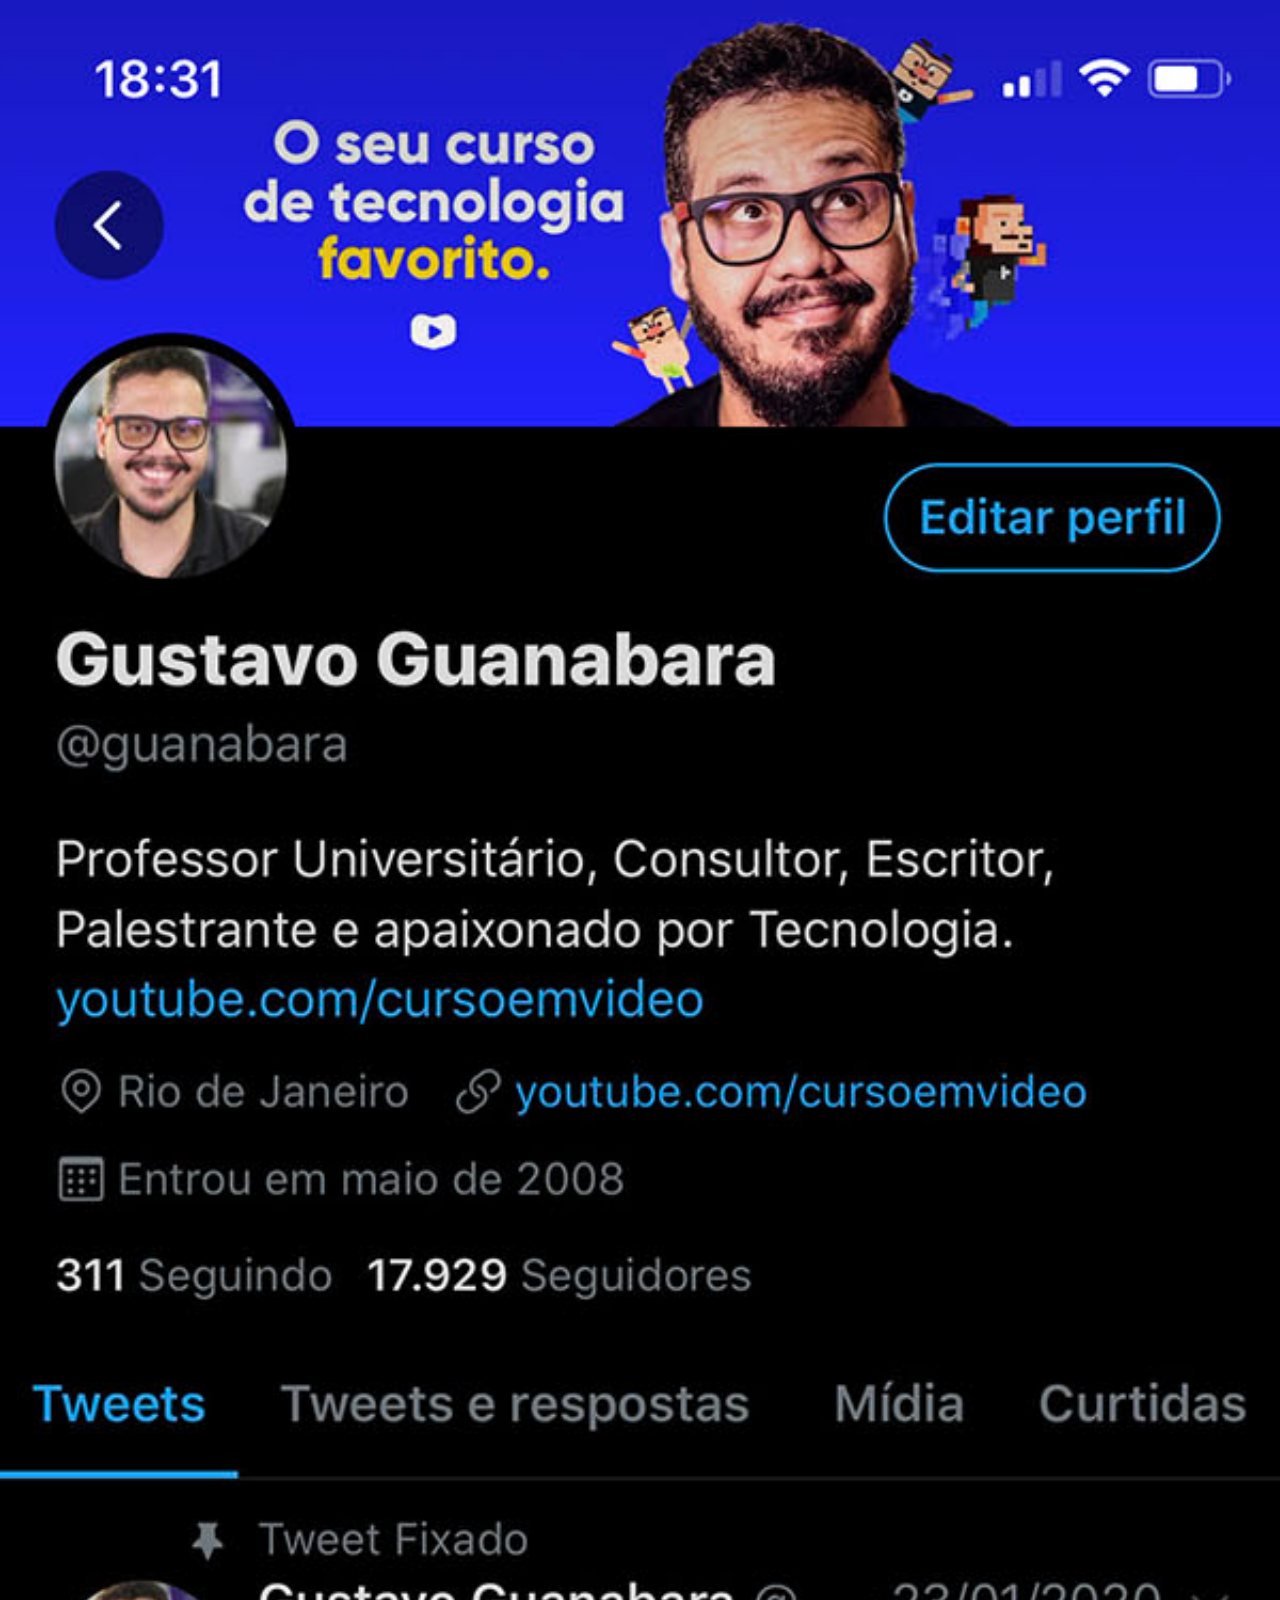
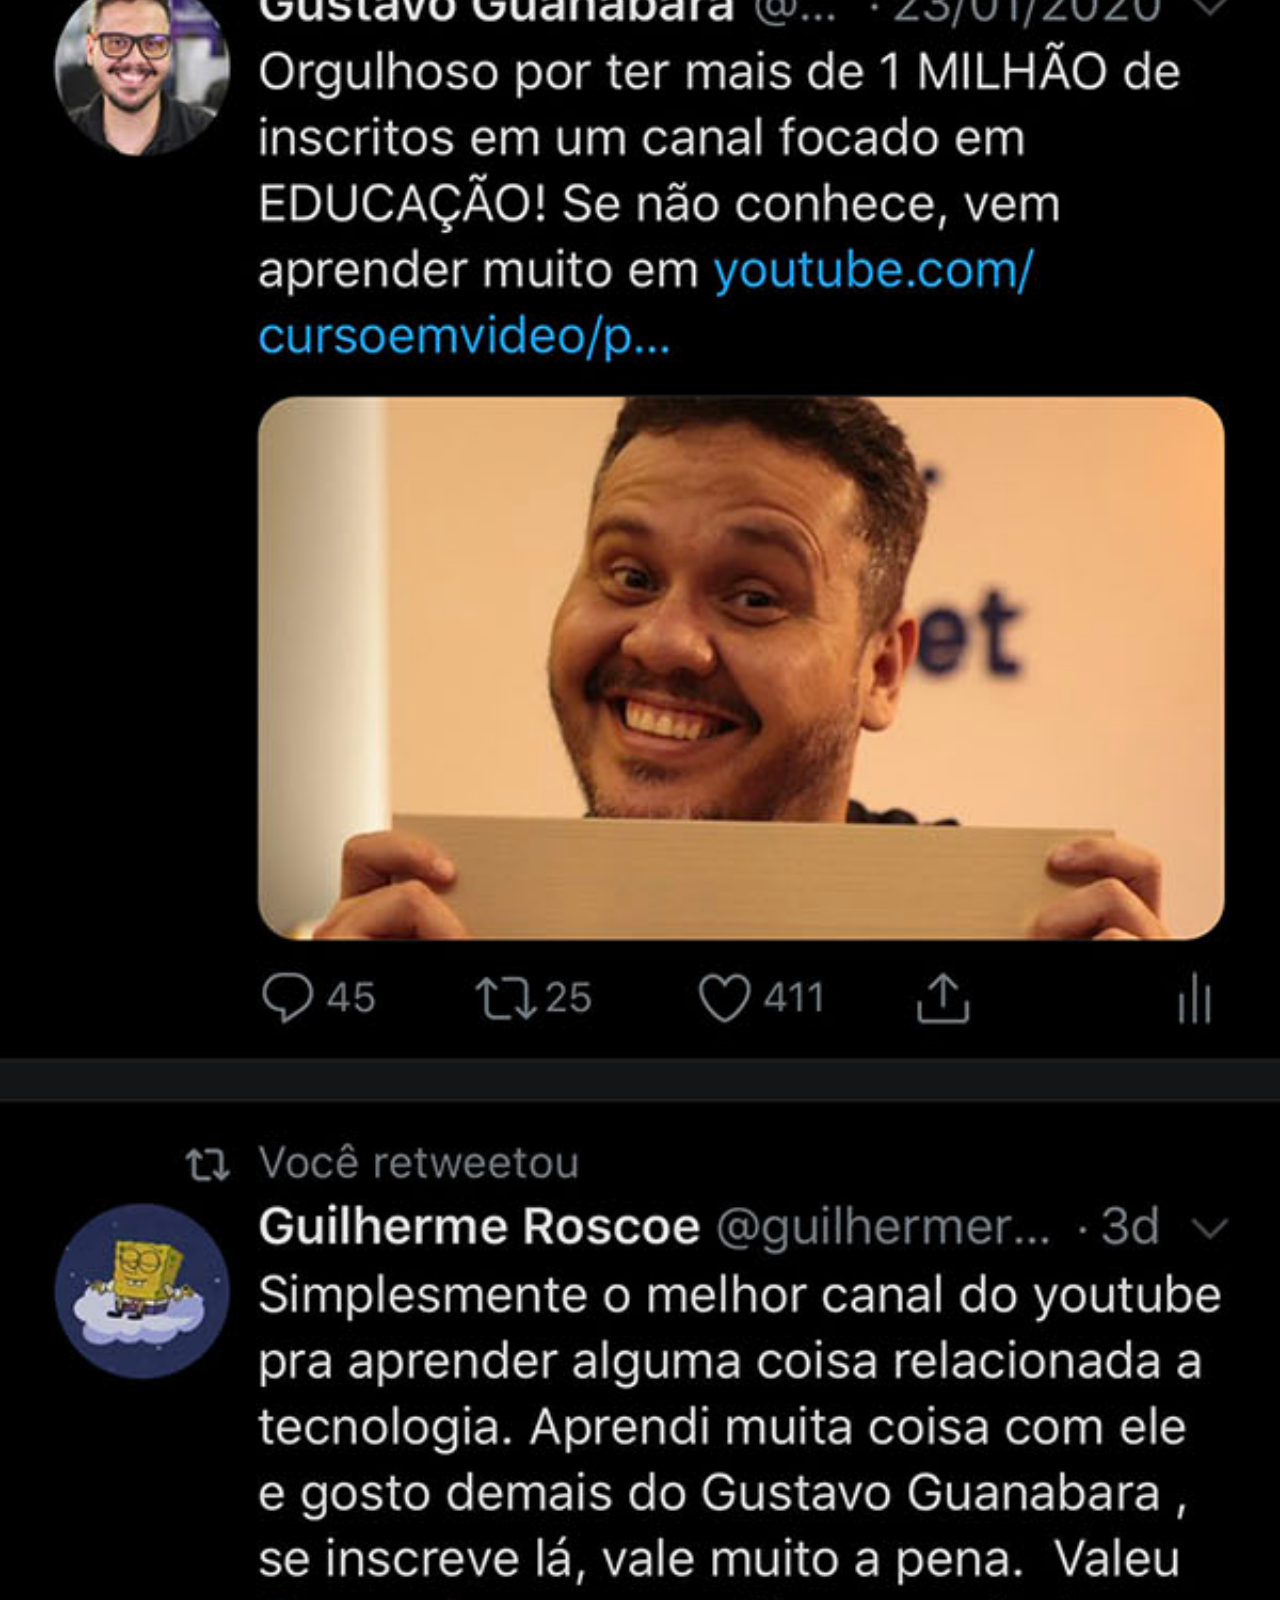
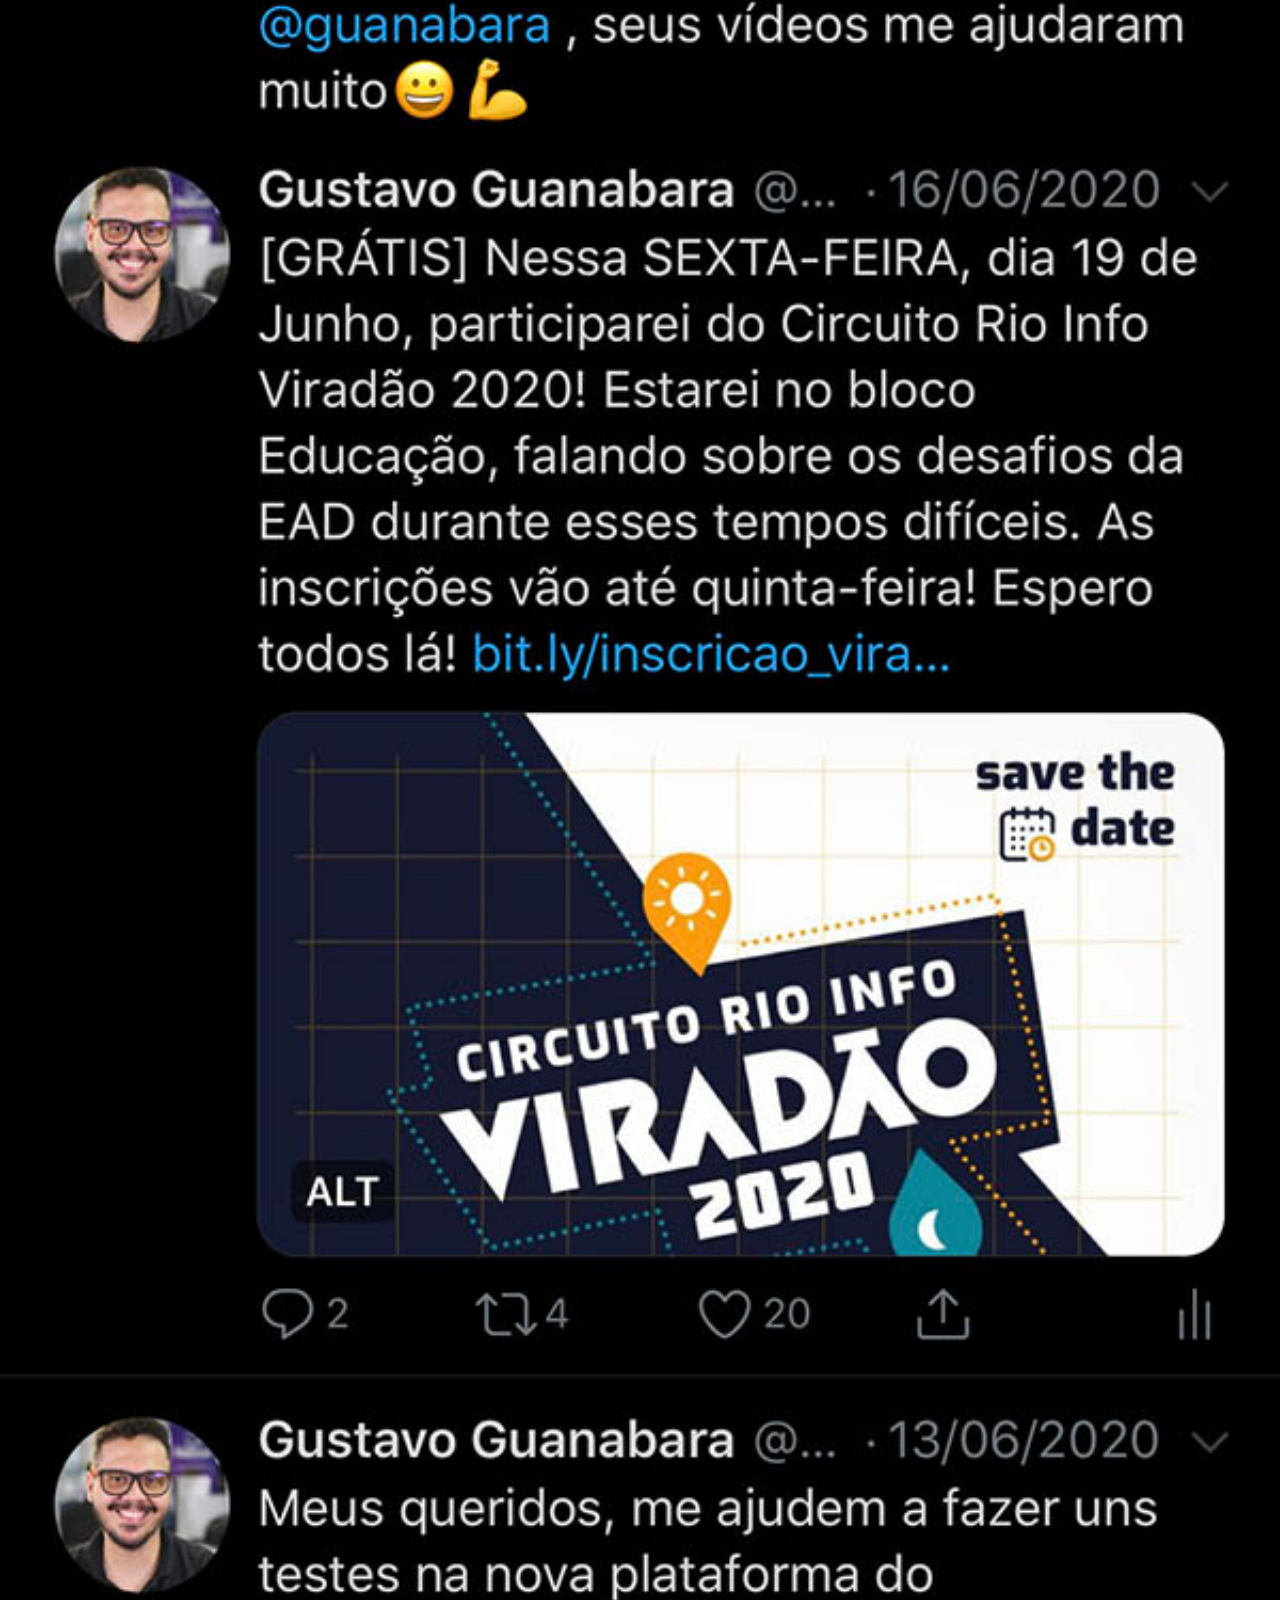
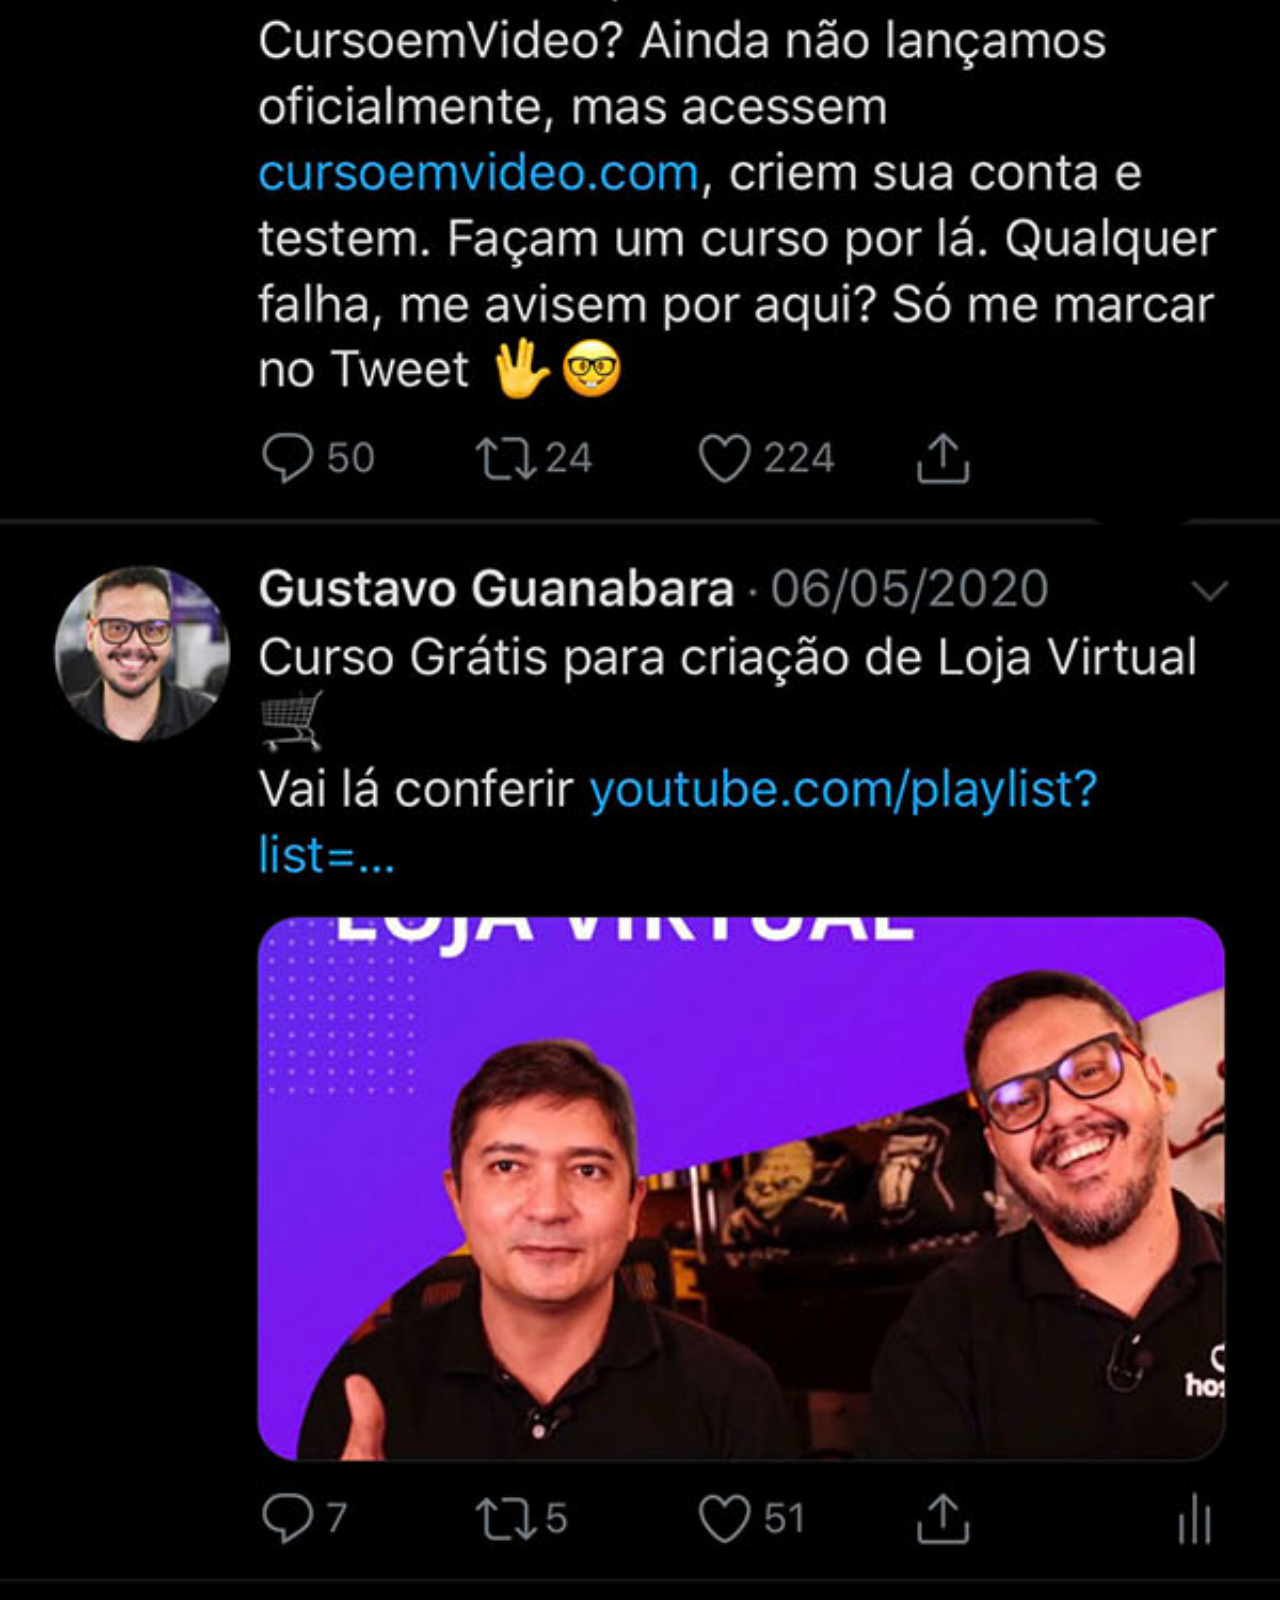
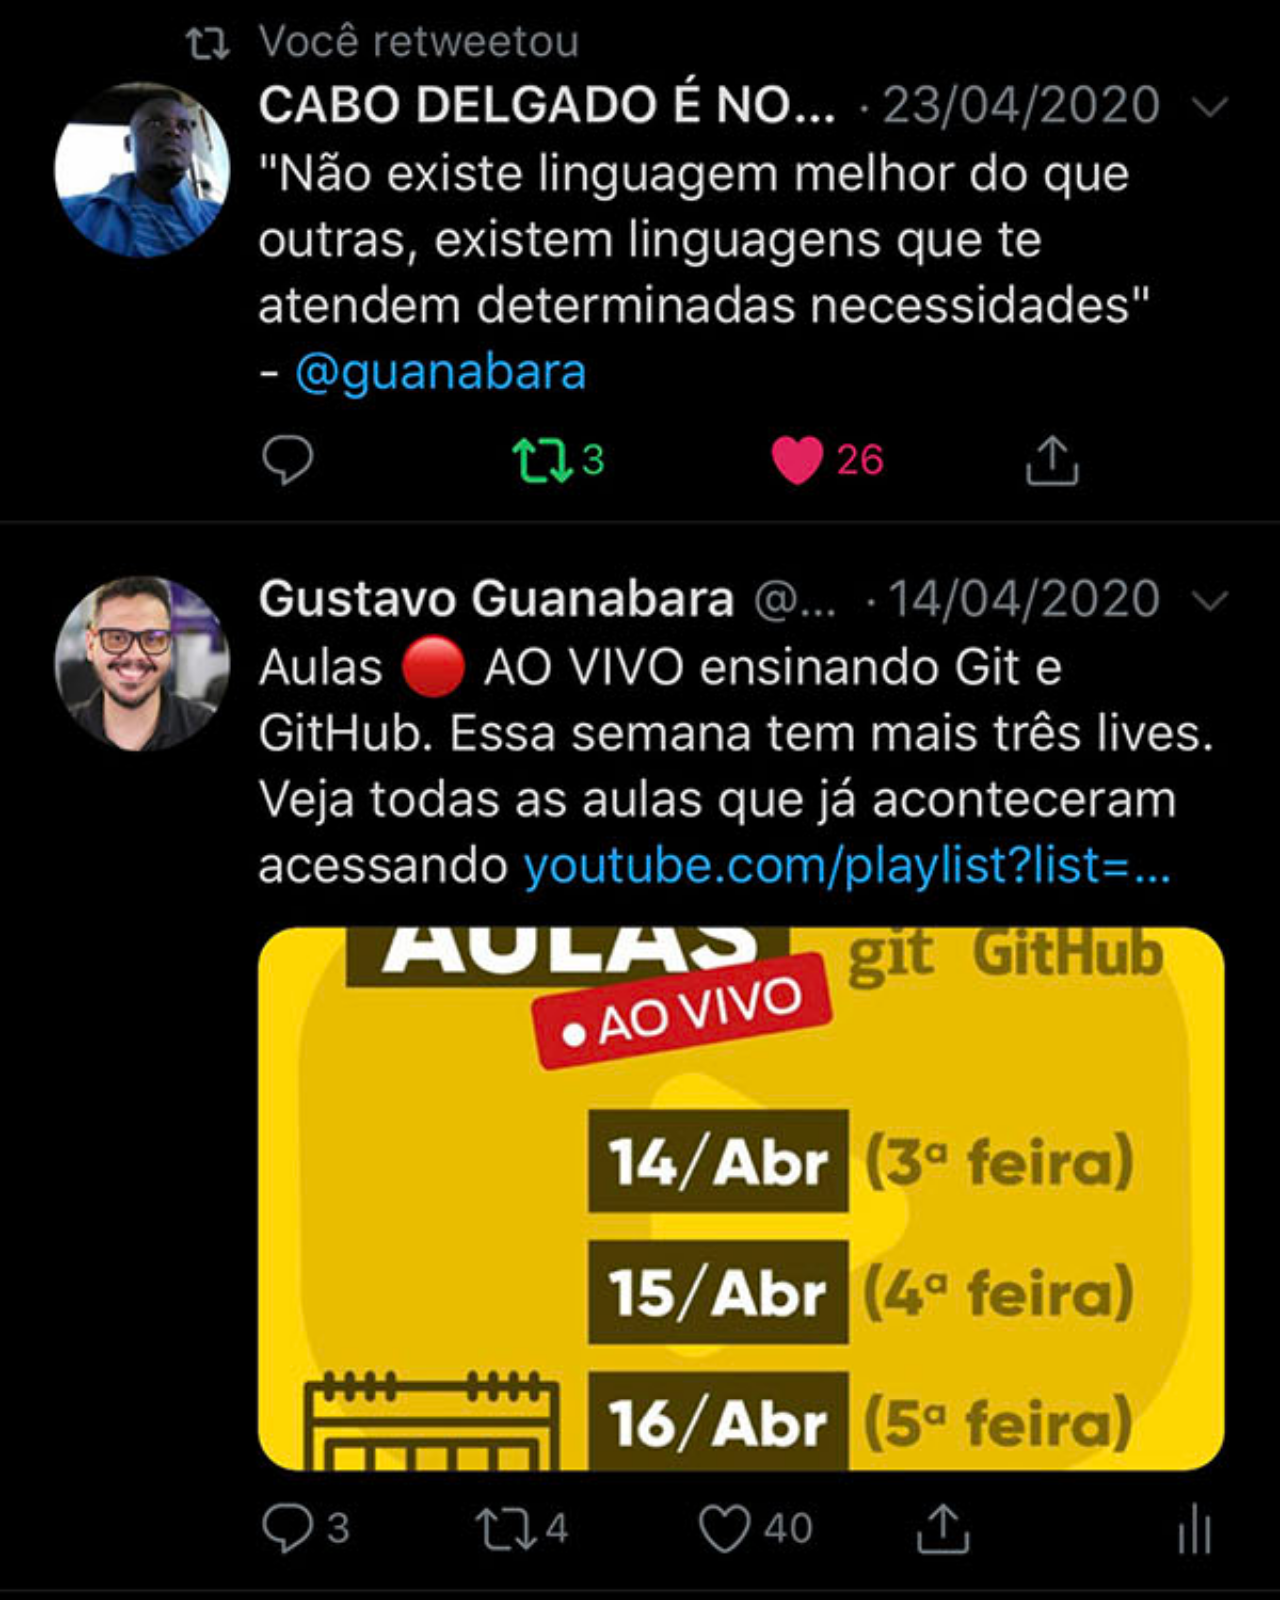
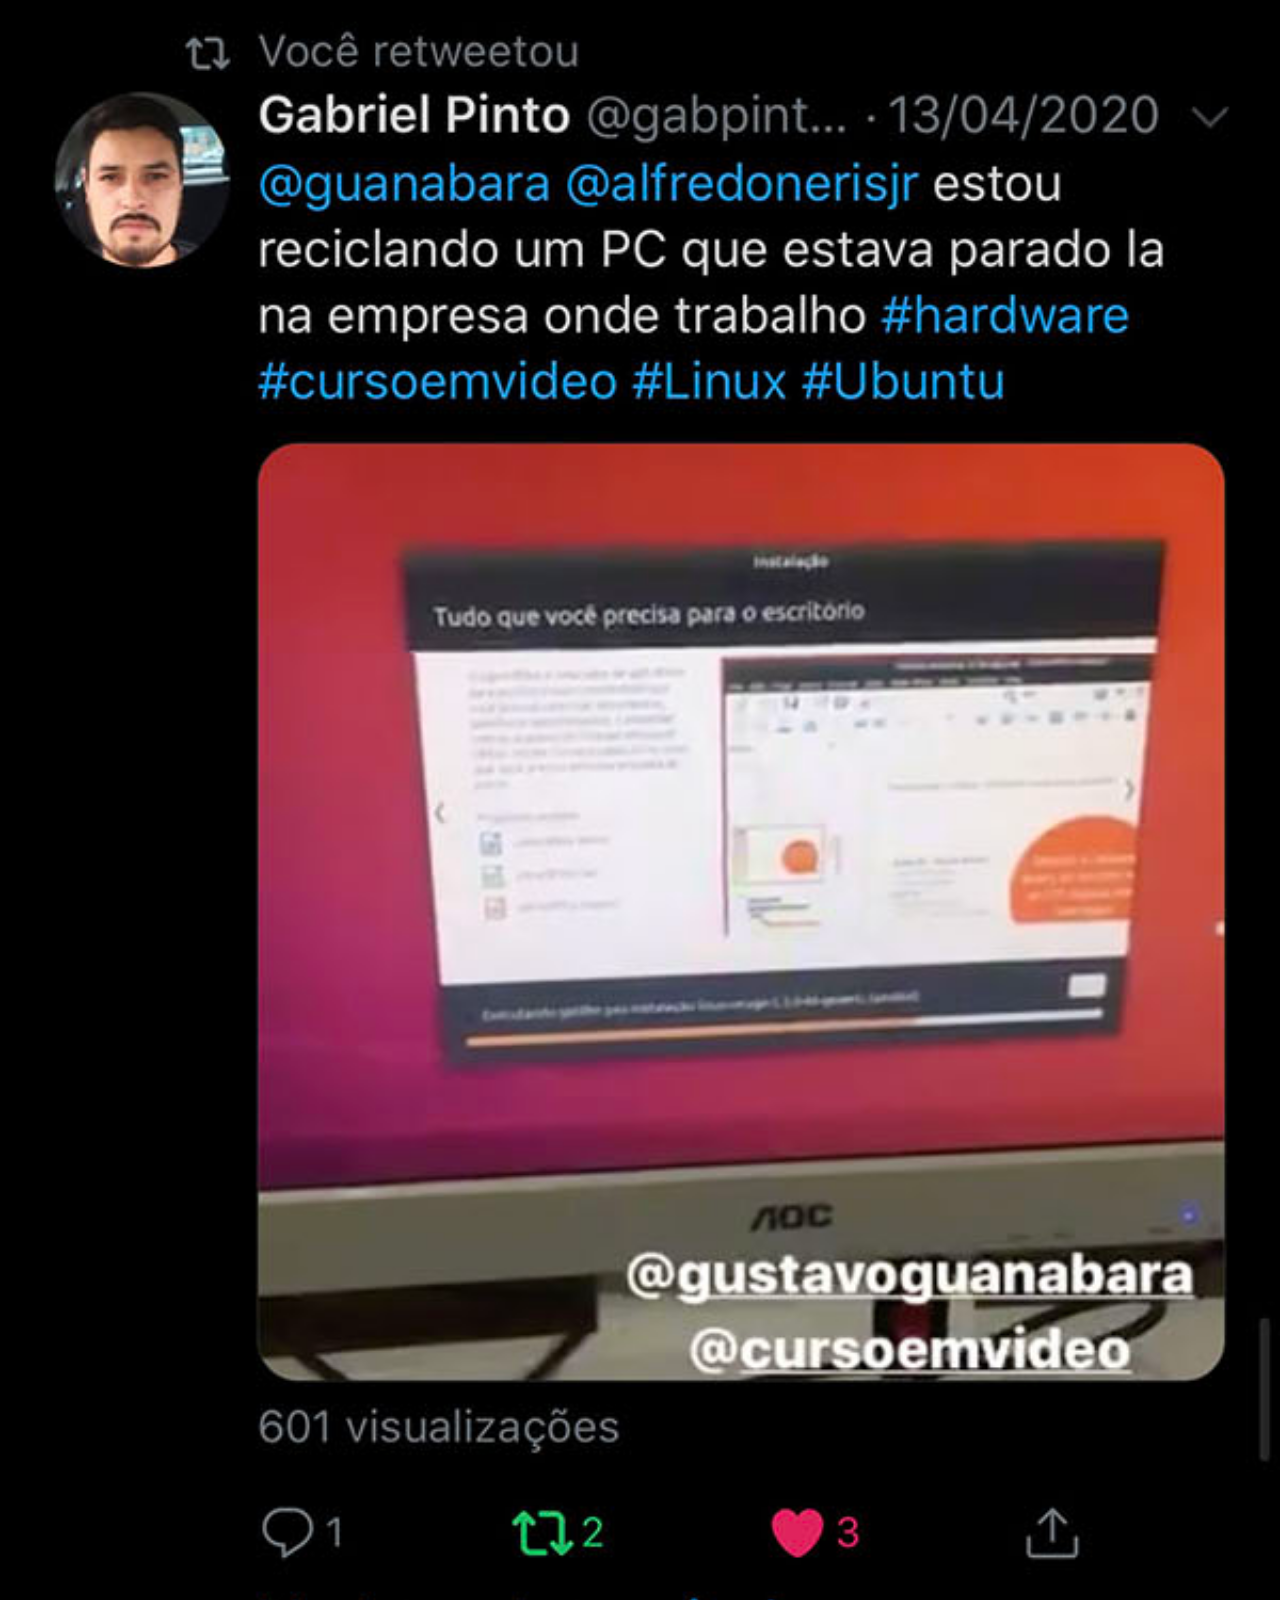
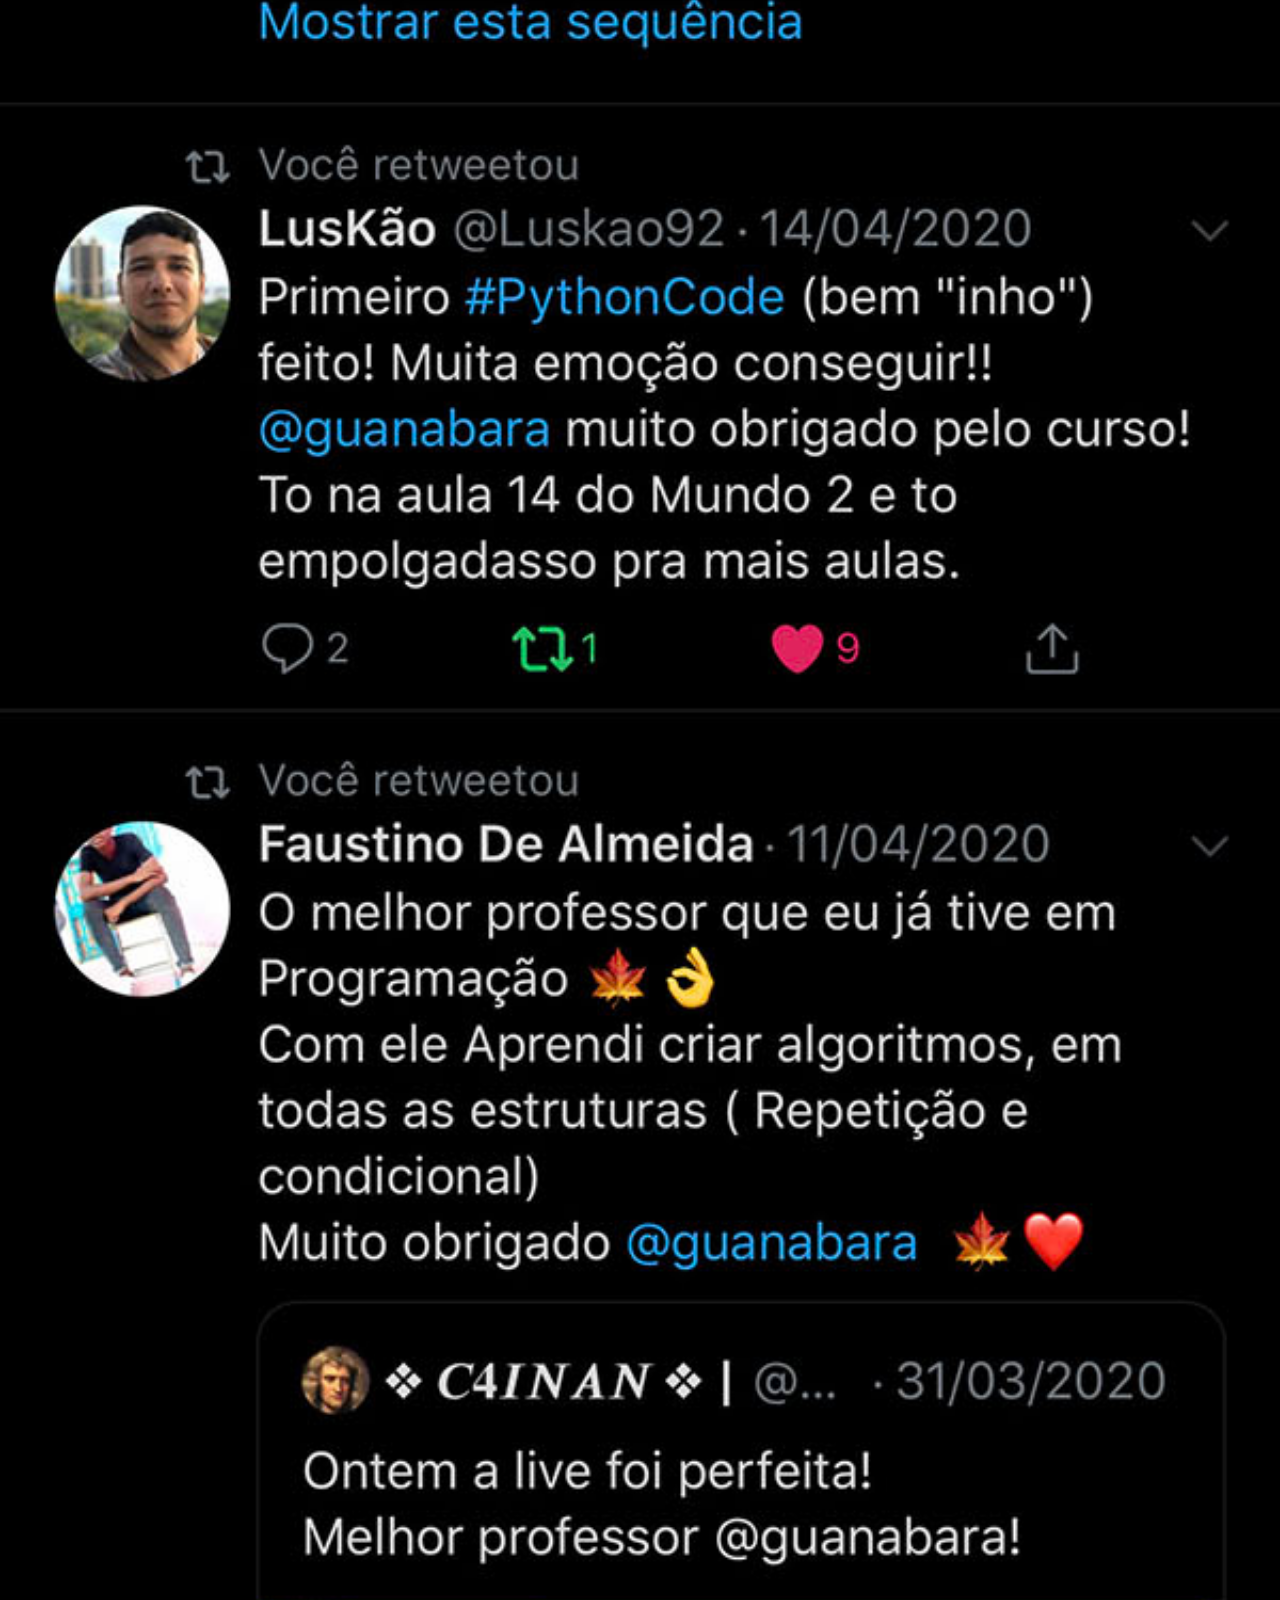
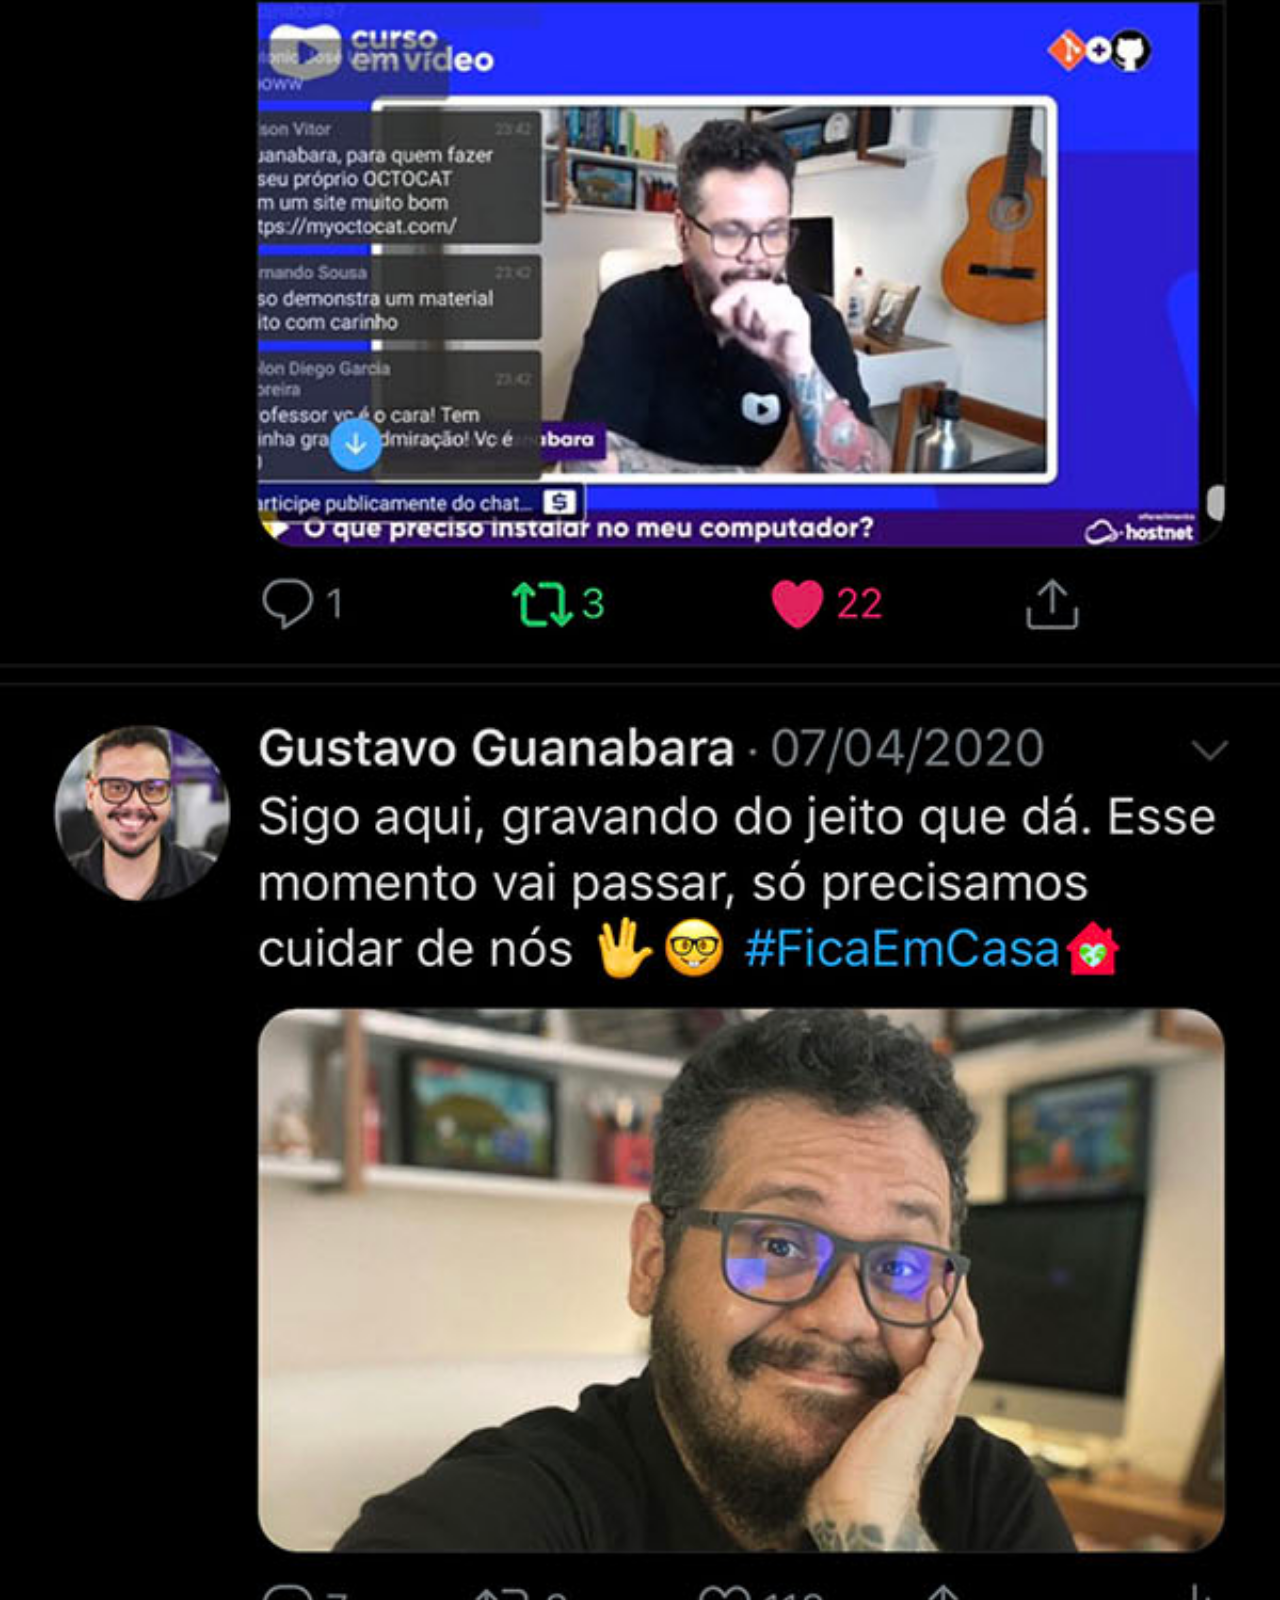
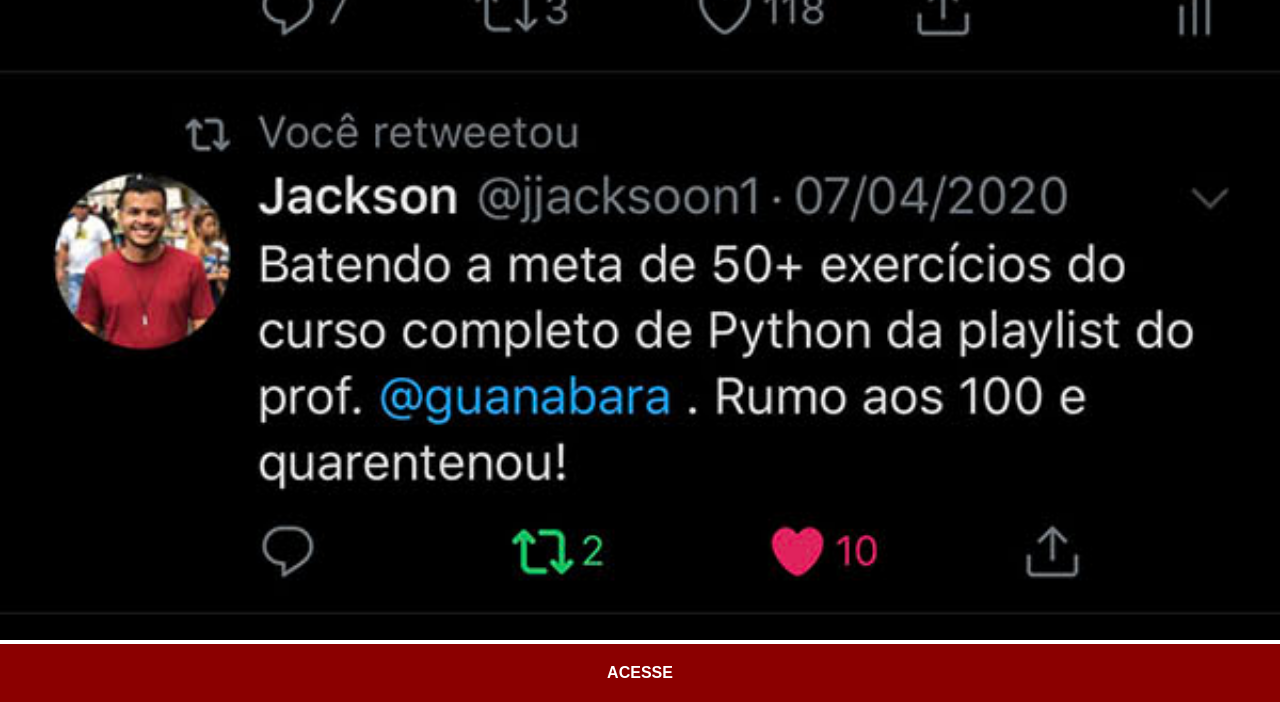
<file: paginas/twitter.html>
<!DOCTYPE html>
<html lang="pt-br">
<head>
    <meta charset="UTF-8">
    <meta name="viewport" content="width=device-width, initial-scale=1.0">
    <title>Document</title>

    <link rel="stylesheet" href="../estilos/social.css">
</head>
<body>
    <img src="../pacote-d013/imagens/tela-twitter.jpg" alt="Youtube">
    <a href="https://x.com/guanabara" target="_blank">ACESSE</a>
</body>
</html>
</file>
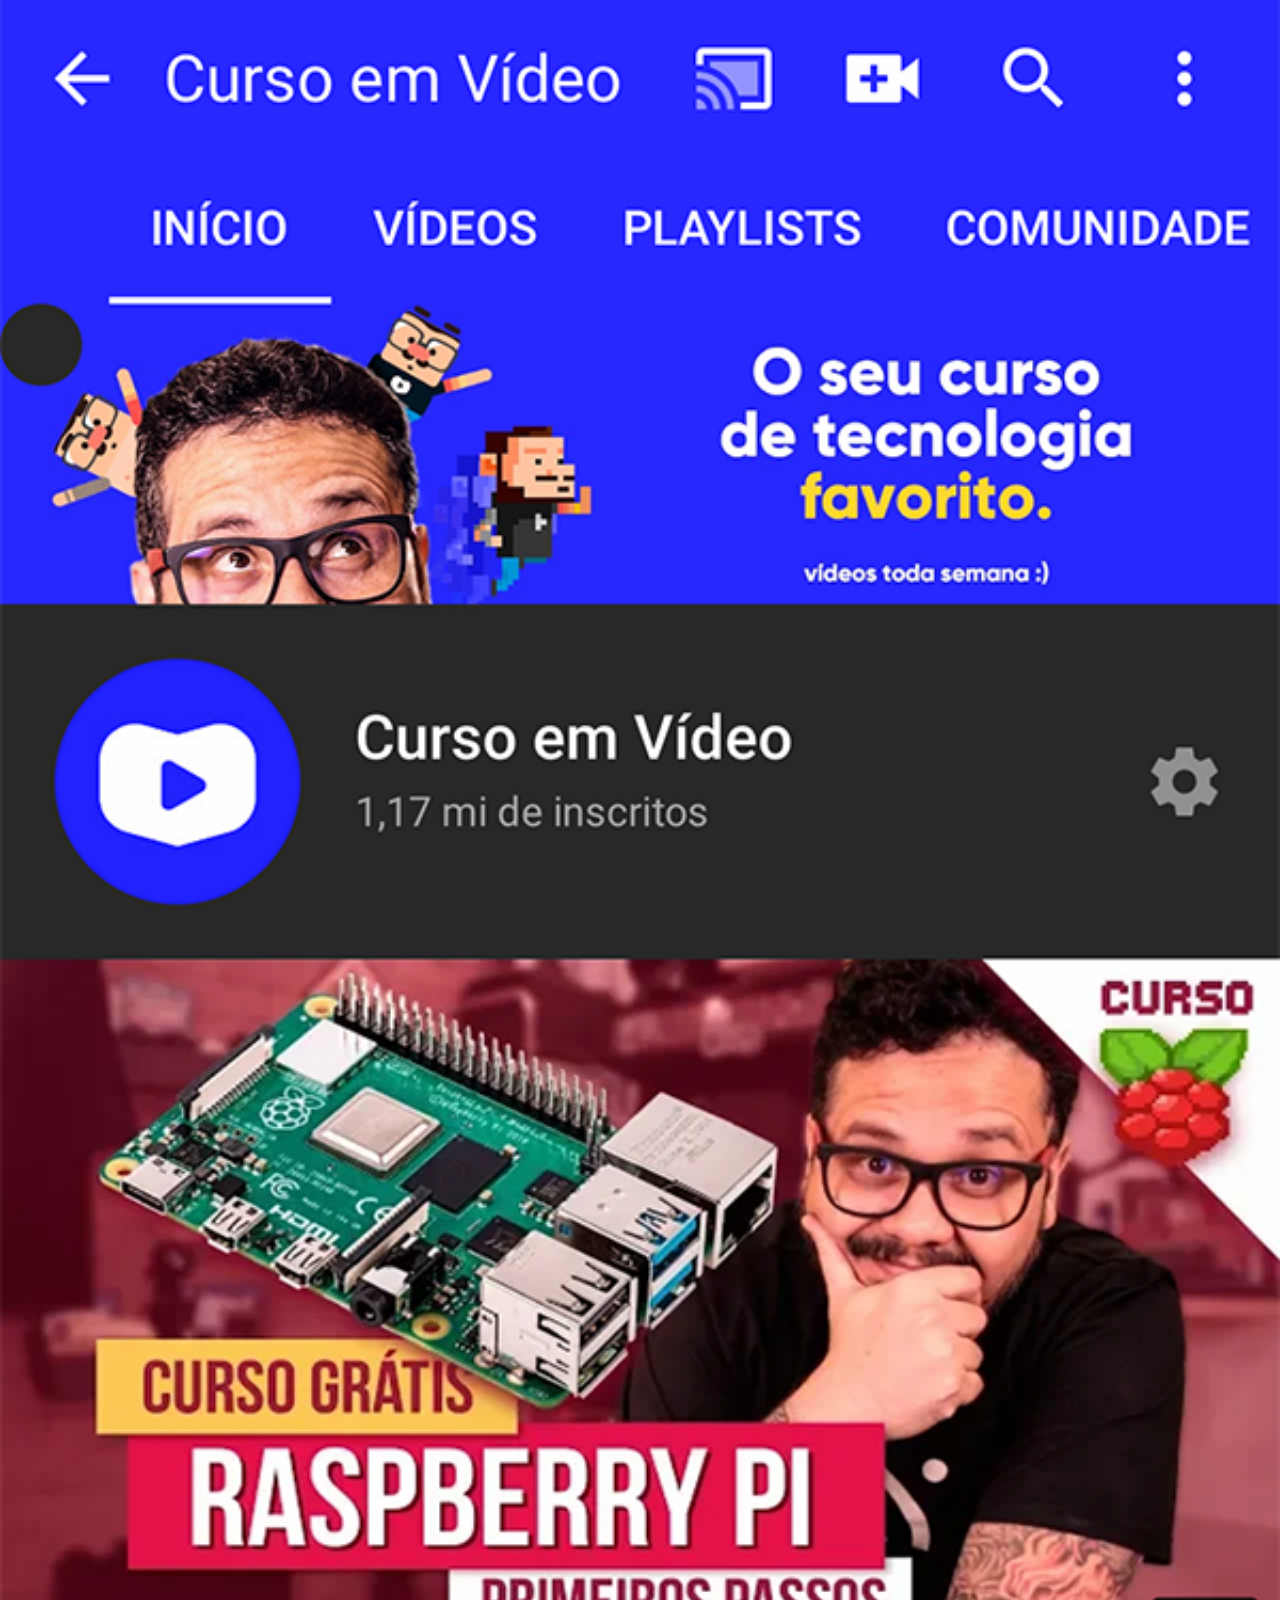
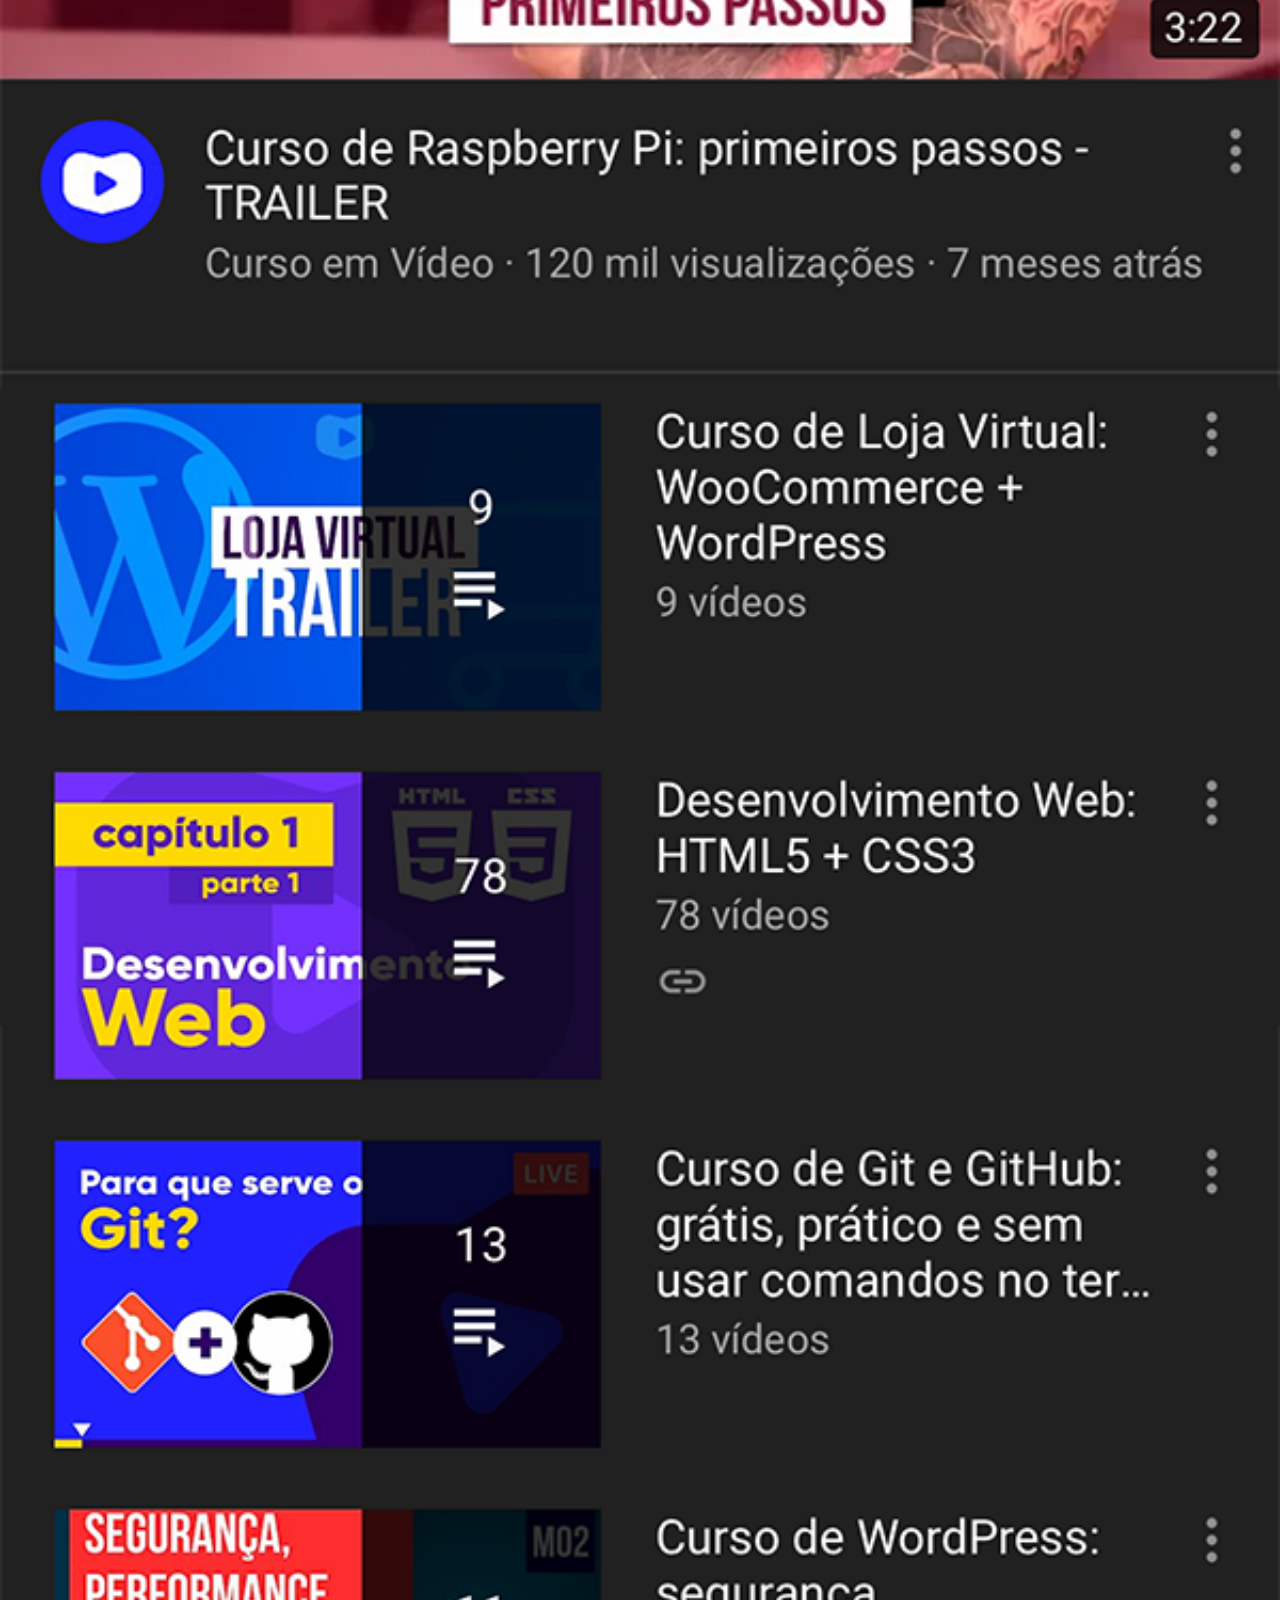
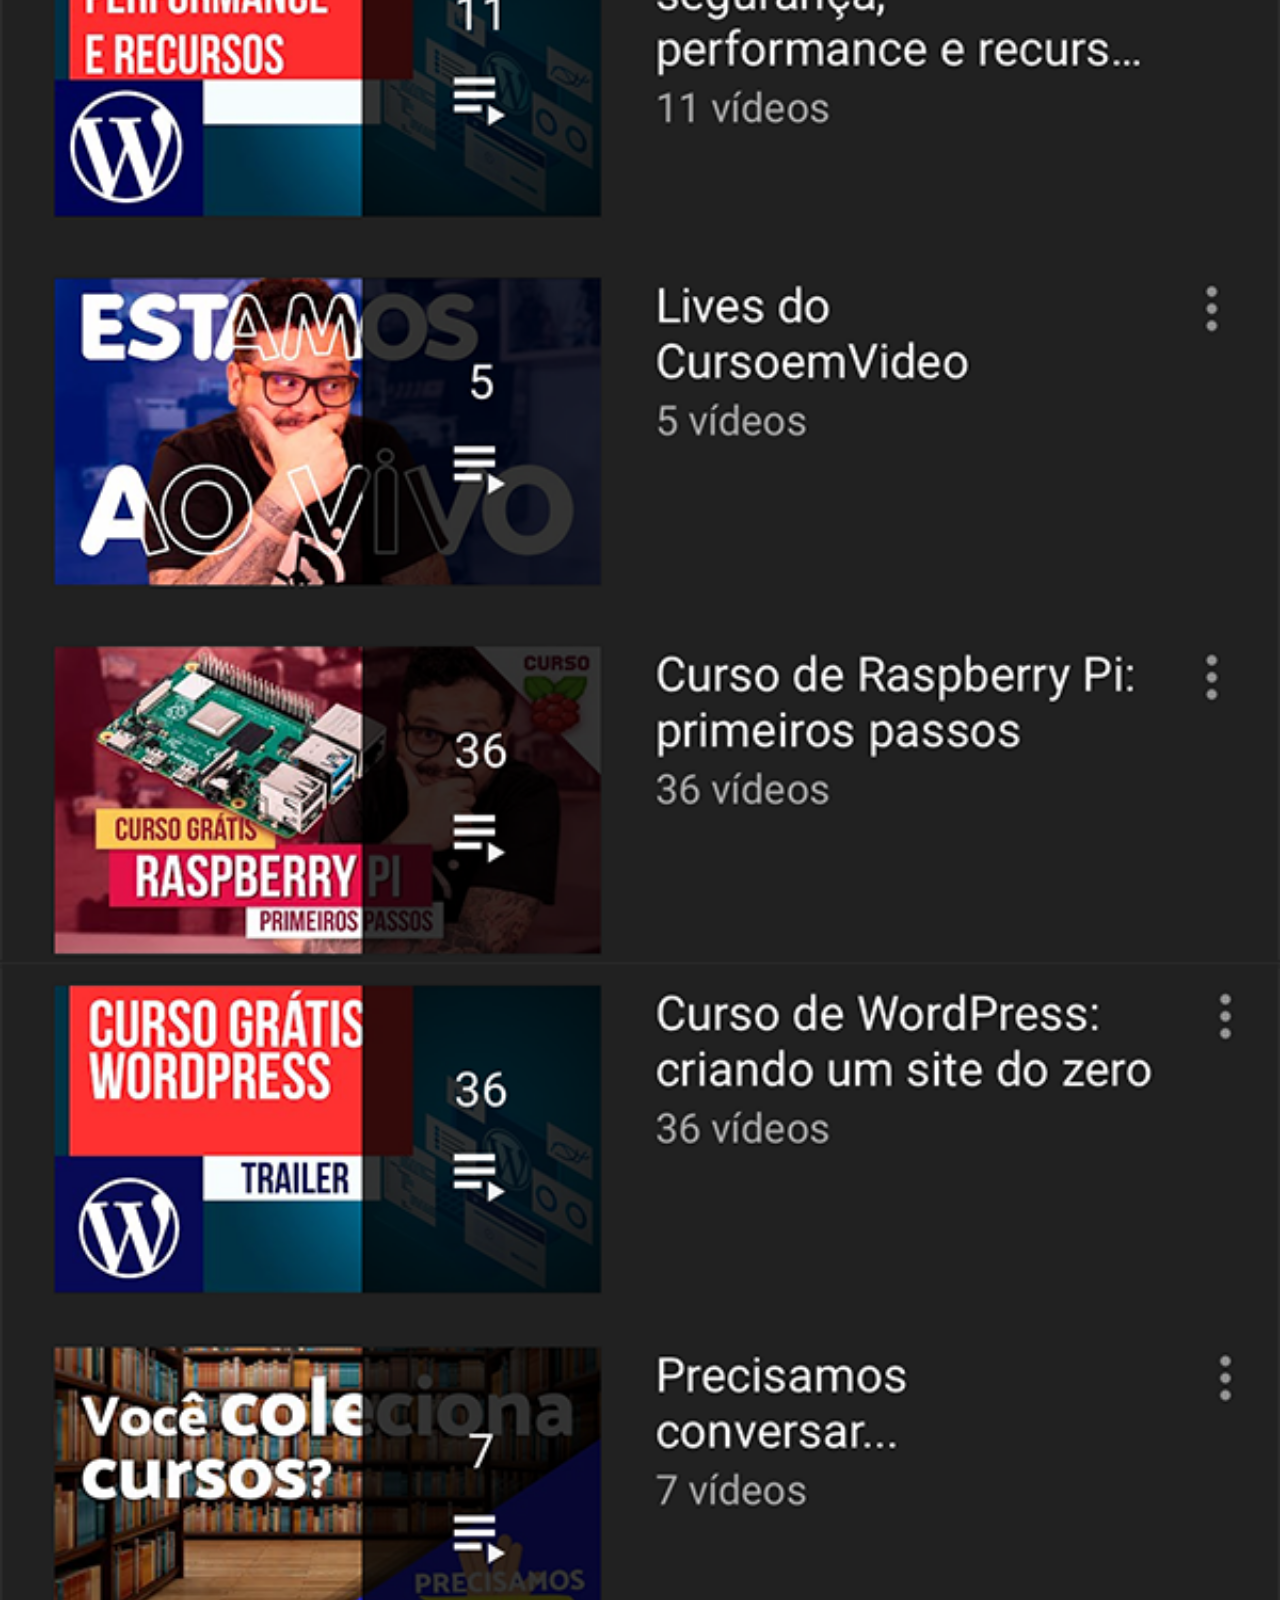
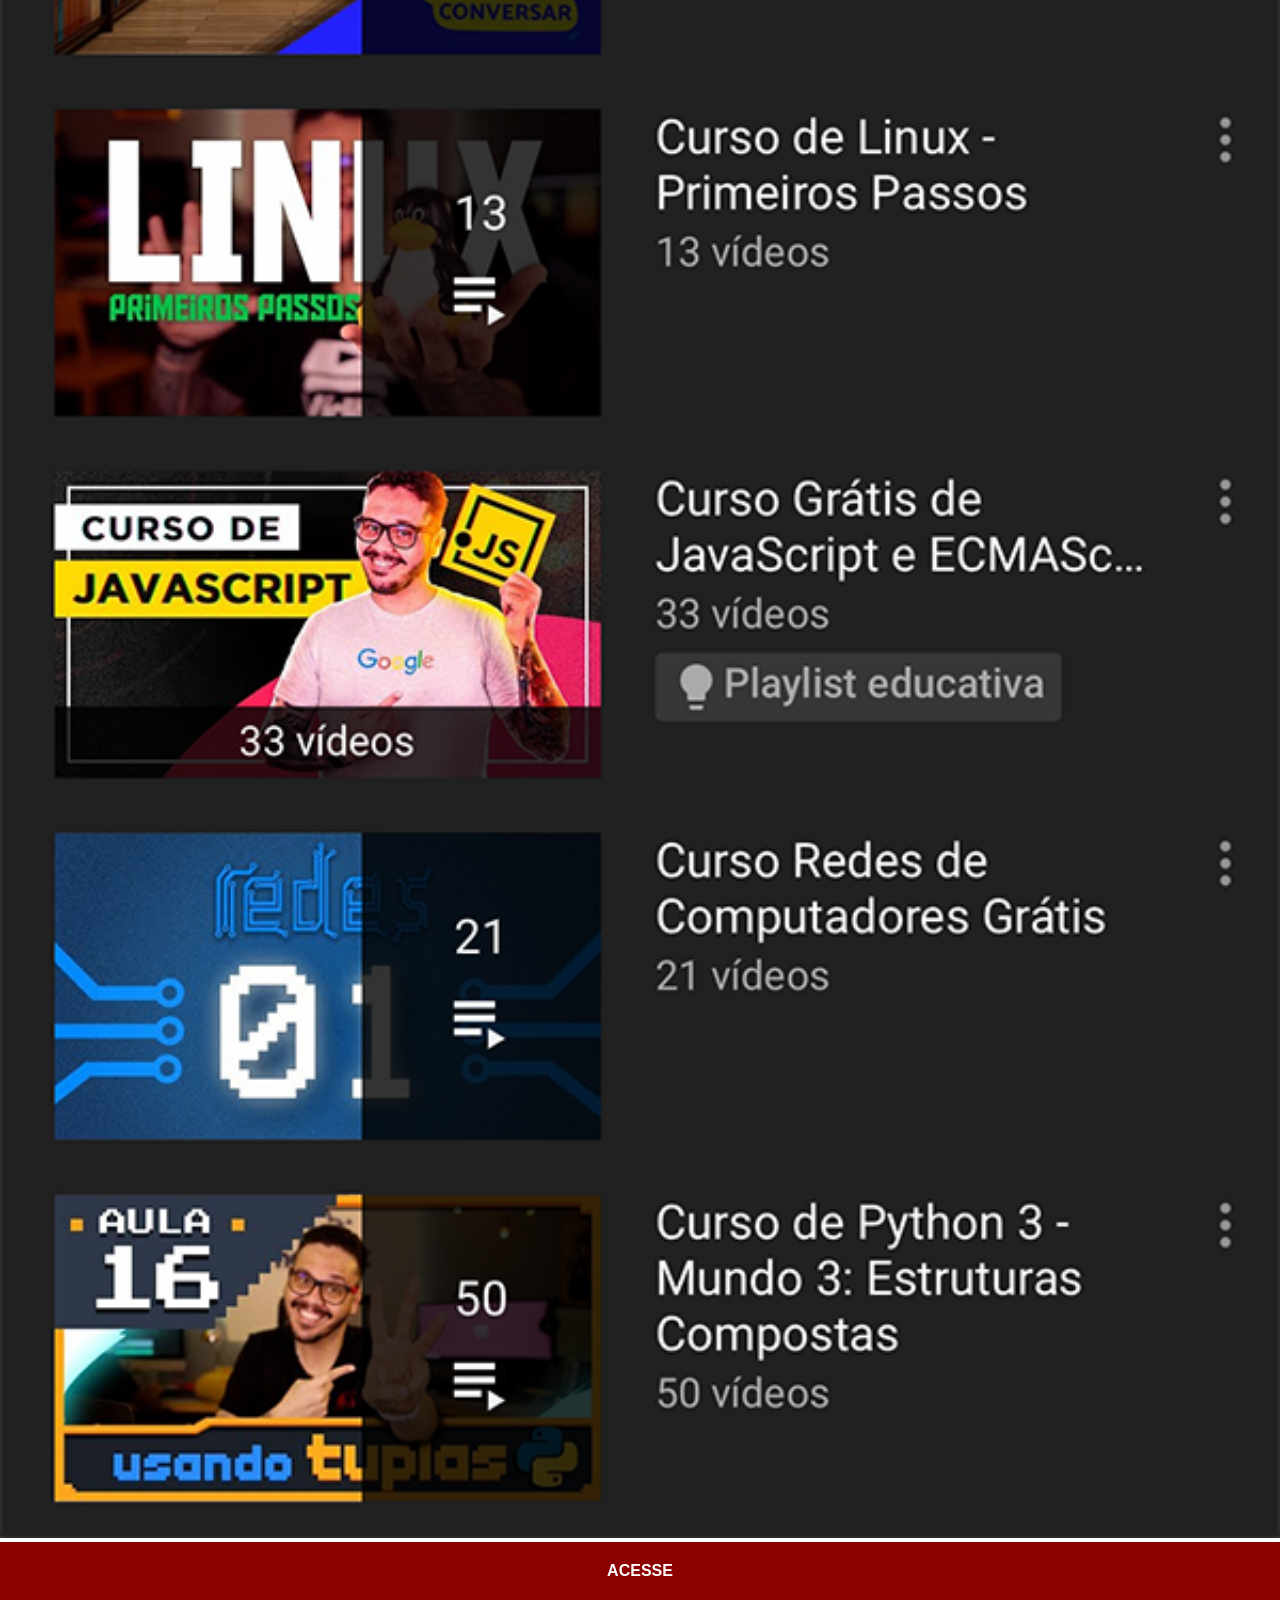
<file: paginas/youtube.html>
<!DOCTYPE html>
<html lang="pt-br">
<head>
    <meta charset="UTF-8">
    <meta name="viewport" content="width=device-width, initial-scale=1.0">
    <title>Document</title>

    <link rel="stylesheet" href="../estilos/social.css">
</head>
<body>
    <img src="../pacote-d013/imagens/tela-youtube.png" alt="Youtube">
    <a href="https://www.youtube.com/@cursoemvideo/playlists" target="_blank">ACESSE</a>
</body>
</html>
</file>
<file: estilos/style.css>
*{
    margin: 0px;
    padding: 0px;
    font-family: Arial, Helvetica, sans-serif;
}

html, body{
    height: 100vh;
    width: 100vw;
    background-color: black;
}

body{
    background: url(../pacote-d013/imagens/fundo-madeira.jpg) no-repeat top center fixed;
    background-size: cover;
}


main{
    position: relative;
    height: 100vh;
}

section#telefone{
    position: absolute;
    top: 50%;
    left: 50%;
    transform: translate(-50%, -50%);

    height: 627px;
    width: 311px;
    background: url(../pacote-d013/imagens/frame-iphone.png) no-repeat;
}

iframe#tela{
    position: relative;
    top: 80px;
    left: 22px;
    width: 267px;
    height: 471px;
}

section#redes{
    text-align: right;
}


section#redes img{
    width: 50px;
    margin: 10px; 
    border-radius: 50%;
    box-shadow: 2px 2px 5px rgba(0, 0, 0, 0.411);
    box-sizing: border-box;
}

section#redes img:hover{
    border: 2px solid rgba(255, 255, 255, 0.603);
    transform: translate(-3px, -3px);
    box-shadow: 5px 5px 10px rgba(0, 0, 0, 0.411);
    transition: transform 0.2s, border 0.4s;
}
</file>
<file: estilos/social.css>
*{
        margin: 0px;
        padding: 0px;
        font-family: Arial, Helvetica, sans-serif;
     }

     ::-webkit-scrollbar{
        width: 0px;
        height: 0px;
     }

     img{
        width: 100vw;
     }

     a{
        display: block;
        background-color: darkred;
        padding: 20px;
        text-align: center;
        font-weight: bolder;
        text-decoration: none;
        color: white;
     }

     a:hover{
        background-color: rgb(207, 0, 0);
     }
</file>
